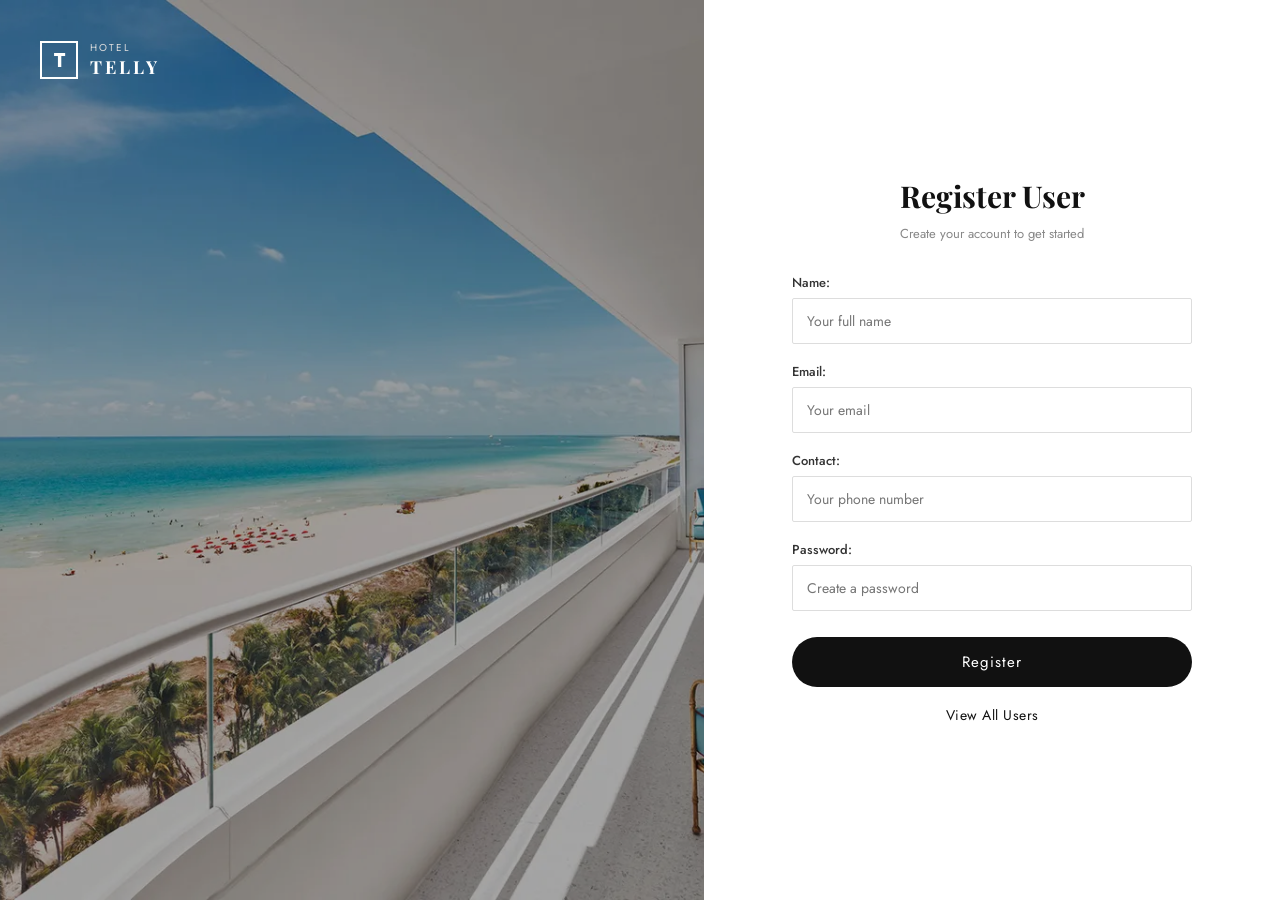
<file: index.html>
<!DOCTYPE html>
<html lang="en">
<head>
  <meta charset="UTF-8" />
  <meta name="viewport" content="width=device-width, initial-scale=1.0"/>
  <title>Register - Hotel Telly</title>
  <link rel="icon" href="assests/t.images.png" />  
  <link rel="stylesheet" href="index.css" />
  <link href="https://fonts.googleapis.com/css2?family=Playfair+Display:wght@400;700&family=Jost:wght@300;400;500&display=swap" rel="stylesheet"/>
</head>

<body>

  <div class="register-page">

    <!-- LEFT SIDE -->
    <div class="register-left">
      <div class="register-left-overlay"></div>

      <a href="hotel.html" class="register-brand">
        <span class="logo-box">T</span>
        <div class="logo-text">
          <small>HOTEL</small>
          <strong>TELLY</strong>
        </div>
      </a>

    </div>

    <!-- RIGHT SIDE -->
    <div class="register-right">
      <div class="register-box">

        <h2>Register User</h2>
        <p class="subtitle">Create your account to get started</p>

  
        <form action="hotel.html" method="get">

          <div class="reg-group">
            <label>Name:</label>
            <input type="text" name="name" placeholder="Your full name" required />
          </div>

          <div class="reg-group">
            <label>Email:</label>
            <input type="email" name="email" placeholder="Your email" required />
          </div>

          <div class="reg-group">
            <label>Contact:</label>
            <input type="text" name="contact" placeholder="Your phone number" required />
          </div>

          <div class="reg-group">
            <label>Password:</label>
            <input type="password" name="password" placeholder="Create a password" required />
          </div>

          <button type="submit" class="btn-register">Register</button>

        </form>
      

        <a href="users.html" class="view-users-link">View All Users</a>

      </div>
    </div>

  </div>

</body>
</html>
</file>
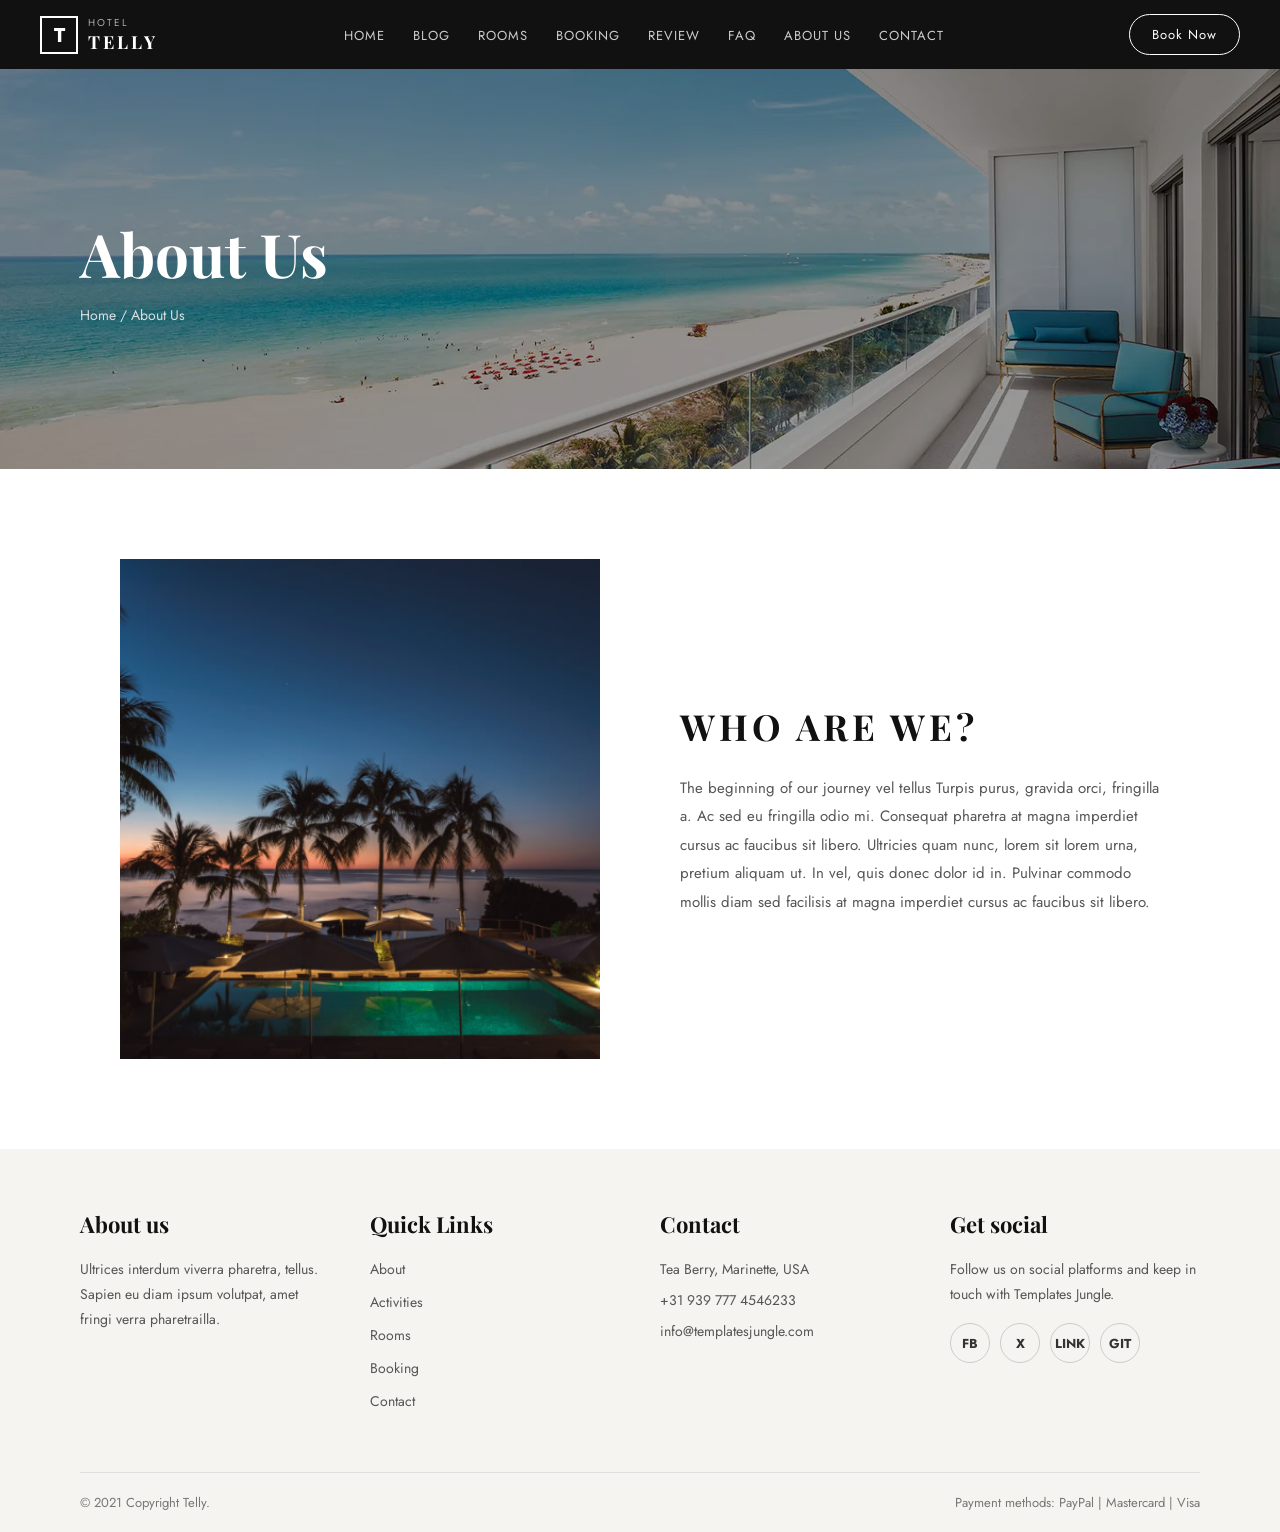
<file: about.html>
<!DOCTYPE html>
<html lang="en">
<head>
  <meta charset="UTF-8" />
  <meta name="viewport" content="width=device-width, initial-scale=1.0"/>
  <link rel="icon" href="assests/t.images.png" />
  <title>About Us - Hotel Telly</title>
  <link rel="stylesheet" href="style.css" />
  <link rel="stylesheet" href="about.css" />
  <link href="https://fonts.googleapis.com/css2?family=Playfair+Display:wght@400;700&family=Jost:wght@300;400;500&display=swap" rel="stylesheet"/>
</head>
<body>

  <!-- NAVBAR -->
  <nav class="navbar">
    <div class="logo">
      <span class="logo-box">T</span>
      <div class="logo-text">
        <small>HOTEL</small>
        <strong>TELLY</strong>
      </div>
    </div>
  <ul class="nav-links">
      <li><a href="hotel.html">HOME</a></li>
      <li><a href="blog.html"> BLOG </a></li>
      <li><a href="room.html">ROOMS</a></li>
      <li><a href="booking.html">BOOKING</a></li>
      <li><a href="review.html"> REVIEW </a>  </li>
      <li><a href="faq.html">  FAQ  </a> </li>
      <li><a href="about.html">ABOUT US</a></li>
      <li><a href="contact.html">CONTACT</a></li>
    </ul>
    <a href="booking.html" class="btn-book">Book Now</a>
  </nav>

   <!-- ABOUT HERO -->
  <section class="about-hero">
    <div class="about-hero-overlay"></div>
    <div class="about-hero-content">
      <h1>About Us</h1>
      <p class="breadcrumb">
        <a href="hotel.html">Home</a> / About Us
      </p>
    </div>
  </section>

  <!-- WHO ARE WE SECTION -->
  <section class="who-section">

    <!-- LEFT IMAGE -->
    <div class="who-image">
      
    <img src="assests/about2.png" alt="Who Are We" />
    </div>

    <!-- RIGHT TEXT -->
    <div class="who-content">
      <h2>WHO ARE WE?</h2>
      <p>
        The beginning of our journey vel tellus Turpis purus, gravida orci, fringilla a.
        Ac sed eu fringilla odio mi. Consequat pharetra at magna imperdiet cursus ac faucibus
        sit libero. Ultricies quam nunc, lorem sit lorem urna, pretium aliquam ut. In vel,
        quis donec dolor id in. Pulvinar commodo mollis diam sed facilisis at magna imperdiet
        cursus ac faucibus sit libero.
      </p>
    </div>

  </section>



  <footer class="footer">
    <div class="footer-grid">
      <div class="footer-col">
        <h3>About us</h3>
        <p>Ultrices interdum viverra pharetra, tellus. Sapien eu diam ipsum volutpat, amet fringi verra pharetrailla.</p>
      </div>
      <div class="footer-col">
        <h3>Quick Links</h3>
        <ul>
          <li><a href="about.html">About</a></li>
          <li><a href="services.html">Activities</a></li>
          <li><a href="room.html">Rooms</a></li>
          <li><a href="booking.html">Booking</a></li>
          <li><a href="#">Contact</a></li>
        </ul>
      </div>

      <div class="footer-col">
        <h3>Contact</h3>
        <p>Tea Berry, Marinette, USA</p>
        <p>+31 939 777 4546233</p>
        <p>info@templatesjungle.com</p>
      </div>
      <div class="footer-col">
        
        <h3>Get social</h3>
        <p>Follow us on social platforms and keep in touch with Templates Jungle.</p>
        <div class="social-icons">
               <a href="https://www.facebook.com/parviz.hakimi1"> FB </a> 
          <a href="https://x.com/parvizhakimi?s=11"> X </a>
          <a href="https://pk.linkedin.com/in/parviz-hakimi-487587390"> LINK </a> 
          <a href="https://github.com/parvizhakimi"> GIT </a>
        </div>
      </div>
    </div>
    <div class="footer-bottom">
      <p>© 2021 Copyright Telly.</p>
      <p>Payment methods: PayPal | Mastercard | Visa</p>
    
    </div>
  </footer>

</body>
</html>
</file>
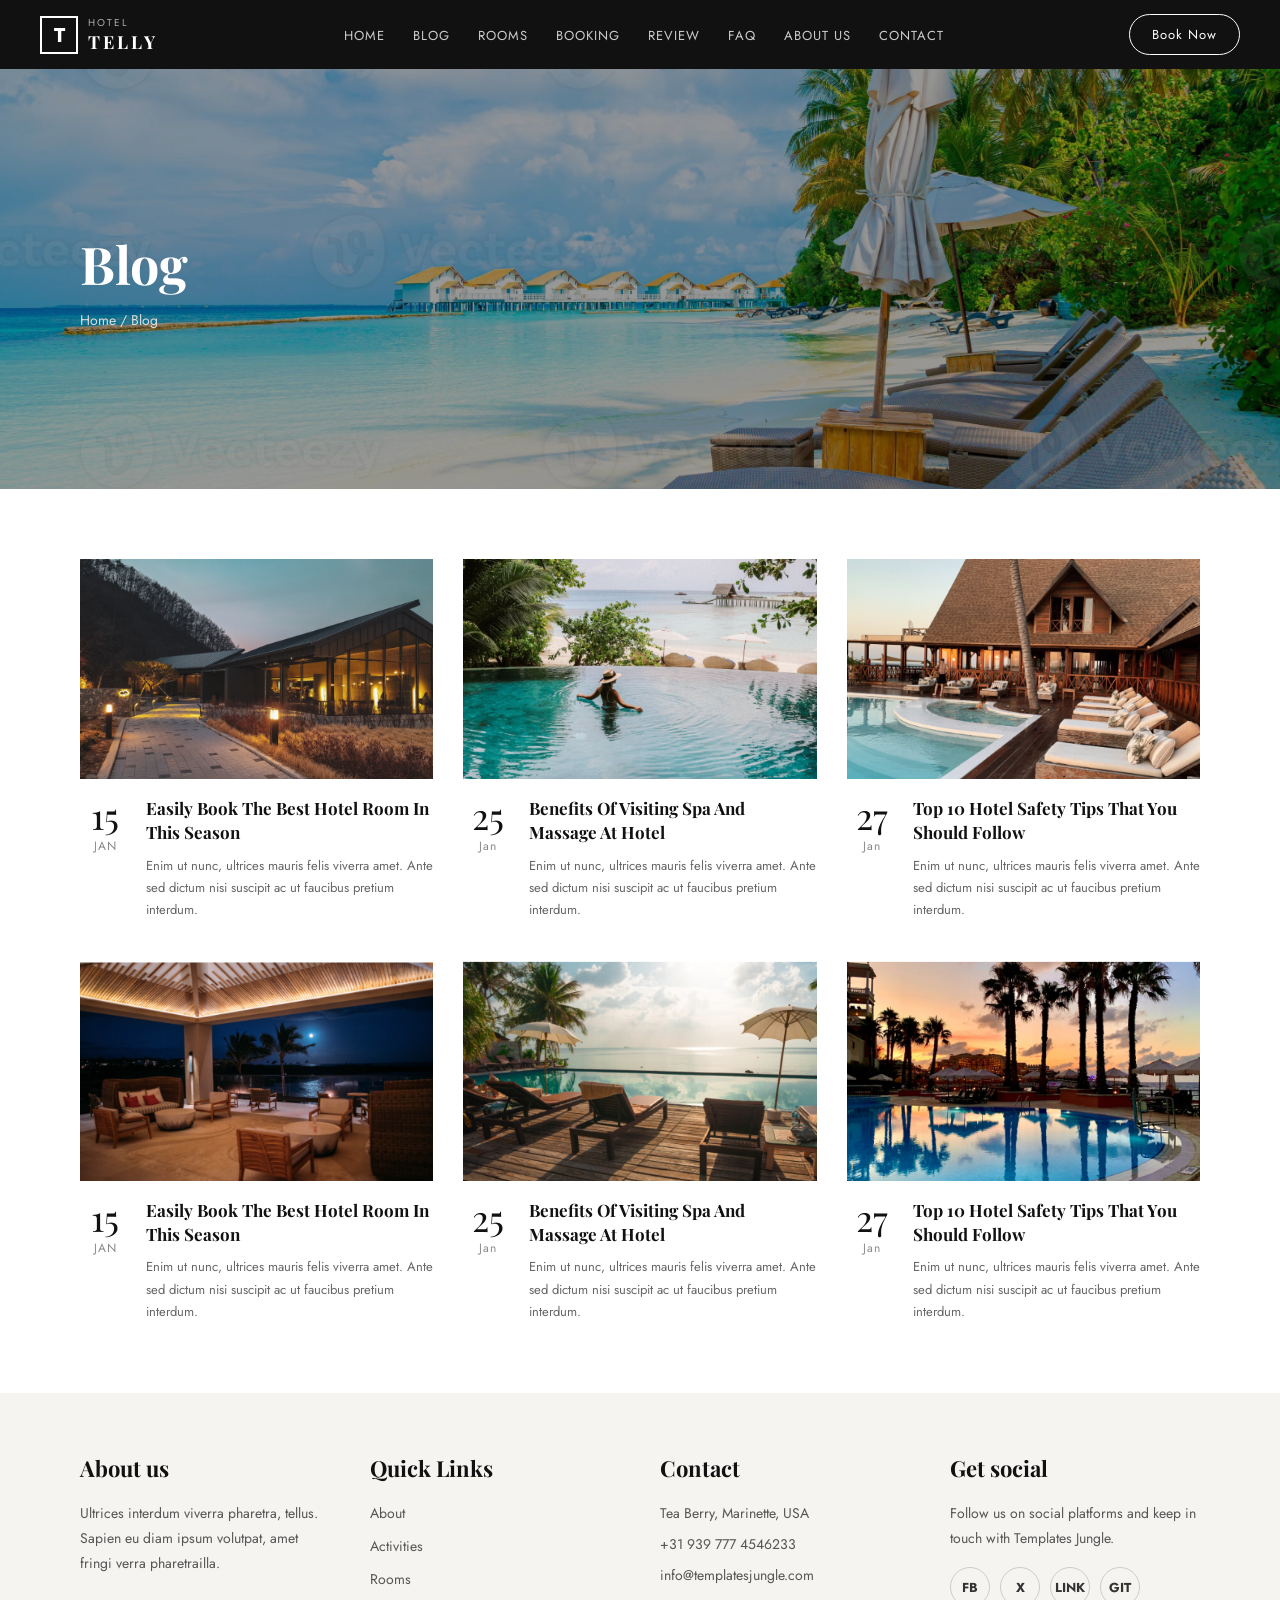
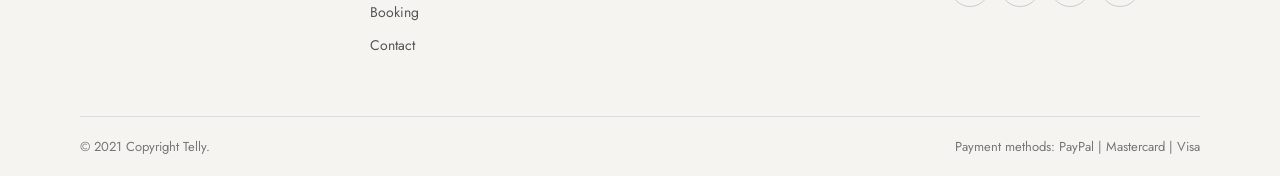
<file: blog.html>
<!DOCTYPE html>
<html lang="en">
<head>
  <meta charset="UTF-8" />
  <meta name="viewport" content="width=device-width, initial-scale=1.0"/>
  <link rel="icon" href="assests/t.images.png" />
  <title>Blog - Hotel Telly</title>
  <link rel="stylesheet" href="style.css" />
  <link rel="stylesheet" href="blog.css" />
  <link href="https://fonts.googleapis.com/css2?family=Playfair+Display:wght@400;700&family=Jost:wght@300;400;500&display=swap" rel="stylesheet"/>
</head>
<body>


  <nav class="navbar">
    <div class="logo">
      <span class="logo-box">T</span>
      <div class="logo-text">
        <small>HOTEL</small>
        <strong>TELLY</strong>
      </div>
    </div>
    <ul class="nav-links">
      <li><a href="hotel.html">HOME</a></li>
      <li><a href="blog.html"> BLOG </a></li>
      <li><a href="room.html">ROOMS</a></li>
      <li><a href="booking.html">BOOKING</a></li>
      <li><a href="review.html"> REVIEW </a>  </li>
      <li><a href="faq.html">  FAQ  </a> </li>
      <li><a href="about.html">ABOUT US</a></li>
       <li><a href="contact.html">CONTACT</a></li>
    </ul>
    <a href="booking.html" class="btn-book">Book Now</a>
  </nav>

  <!-- BLOG HERO -->
  <section class="blog-hero">

    <div class="blog-hero-overlay"></div>
    <div class="blog-hero-content">
      <h1>Blog</h1>
      <p class="breadcrumb">
        <a href="hotel.html">Home</a> / Blog
      </p>
    </div>
  </section>

  <!-- BLOG POSTS GRID -->
  <section class="blog-section">
    <div class="blog-grid">

      <!-- BLOG CARD 1 -->
      <div class="blog-card">
       
        <img src="assests/blog4.png" alt="Blog Post 1" />
        <div class="blog-card-info">
          <div class="blog-date">
            <span class="day">15</span>
            <span class="month">JAN</span>
          </div>
          <div class="blog-text">
            <h3>Easily Book The Best Hotel Room In This Season</h3>
            <p>Enim ut nunc, ultrices mauris felis viverra amet. Ante sed dictum nisi suscipit ac ut faucibus pretium interdum.</p>
          </div>
        </div>
      </div>

      <!-- BLOG CARD 2 -->
      <div class="blog-card">
        
        <img src="assests/blog2.png" alt="Blog Post 2" />
        <div class="blog-card-info">
          <div class="blog-date">
            <span class="day">25</span>
            <span class="month">Jan</span>
          </div>
          <div class="blog-text">
            <h3>Benefits Of Visiting Spa And Massage At Hotel</h3>
            <p>Enim ut nunc, ultrices mauris felis viverra amet. Ante sed dictum nisi suscipit ac ut faucibus pretium interdum.</p>
          </div>
        </div>
      </div>

      <!-- BLOG CARD 3 -->
      <div class="blog-card">
        
        <img src="assests/blog3.png" alt="Blog Post 3" />
        <div class="blog-card-info">
          <div class="blog-date">
            <span class="day">27</span>
            <span class="month">Jan</span>
          </div>
          <div class="blog-text">
            <h3>Top 10 Hotel Safety Tips That You Should Follow</h3>
            <p>Enim ut nunc, ultrices mauris felis viverra amet. Ante sed dictum nisi suscipit ac ut faucibus pretium interdum.</p>
          </div>
        </div>
      </div>

      <!-- BLOG CARD 4 -->
      <div class="blog-card">
        
        <img src="assests/blog5.png" alt="Blog Post 4" />
        <div class="blog-card-info">
          <div class="blog-date">
            <span class="day">15</span>
            <span class="month">JAN</span>
          </div>
          <div class="blog-text">
            <h3>Easily Book The Best Hotel Room In This Season</h3>
            <p>Enim ut nunc, ultrices mauris felis viverra amet. Ante sed dictum nisi suscipit ac ut faucibus pretium interdum.</p>
          </div>
        </div>
      </div>

      <!-- BLOG CARD 5 -->
      <div class="blog-card">
     
        <img src="assests/blog6.png" alt="Blog Post 5" />
        <div class="blog-card-info">
          <div class="blog-date">
            <span class="day">25</span>
            <span class="month">Jan</span>
          </div>
          <div class="blog-text">
            <h3>Benefits Of Visiting Spa And Massage At Hotel</h3>
            <p>Enim ut nunc, ultrices mauris felis viverra amet. Ante sed dictum nisi suscipit ac ut faucibus pretium interdum.</p>
          </div>
        </div>
      </div>

      <!-- BLOG CARD 6 -->
      <div class="blog-card">
        
        <img src="assests/blog7.png" alt="Blog Post 6" />
        <div class="blog-card-info">
          <div class="blog-date">
            <span class="day">27</span>
            <span class="month">Jan</span>
          </div>
          <div class="blog-text">
            <h3>Top 10 Hotel Safety Tips That You Should Follow</h3>
            <p>Enim ut nunc, ultrices mauris felis viverra amet. Ante sed dictum nisi suscipit ac ut faucibus pretium interdum.</p>
          </div>
        </div>
      </div>

    </div>
  </section>



  <!-- FOOTER -->
  <footer class="footer">
    <div class="footer-grid">
      <div class="footer-col">
        <h3>About us</h3>
        <p>Ultrices interdum viverra pharetra, tellus. Sapien eu diam ipsum volutpat, amet fringi verra pharetrailla.</p>
      </div>
      <div class="footer-col">
        <h3>Quick Links</h3>
        <ul>
          <li><a href="about.html">About</a></li>
          <li><a href="services.html">Activities</a></li>
          <li><a href="room.html">Rooms</a></li>
          <li><a href="booking.html">Booking</a></li>
          <li><a href="#">Contact</a></li>
        </ul>
      </div>
      <div class="footer-col">
        <h3>Contact</h3>
        <p>Tea Berry, Marinette, USA</p>
        <p>+31 939 777 4546233</p>
        <p>info@templatesjungle.com</p>
      </div>
      <div class="footer-col">
        <h3>Get social</h3>
        <p>Follow us on social platforms and keep in touch with Templates Jungle.</p>
        <div class="social-icons">
                  <a href="https://www.facebook.com/parviz.hakimi1"> FB </a> 
          <a href="https://x.com/parvizhakimi?s=11"> X </a>
          <a href="https://pk.linkedin.com/in/parviz-hakimi-487587390"> LINK </a> 
          <a href="https://github.com/parvizhakimi"> GIT </a>
        </div>
      </div>
    </div>
    <div class="footer-bottom">
      <p>© 2021 Copyright Telly.</p>
      <p>Payment methods: PayPal | Mastercard | Visa</p>

    </div>
  </footer>

</body>
</html>
</file>
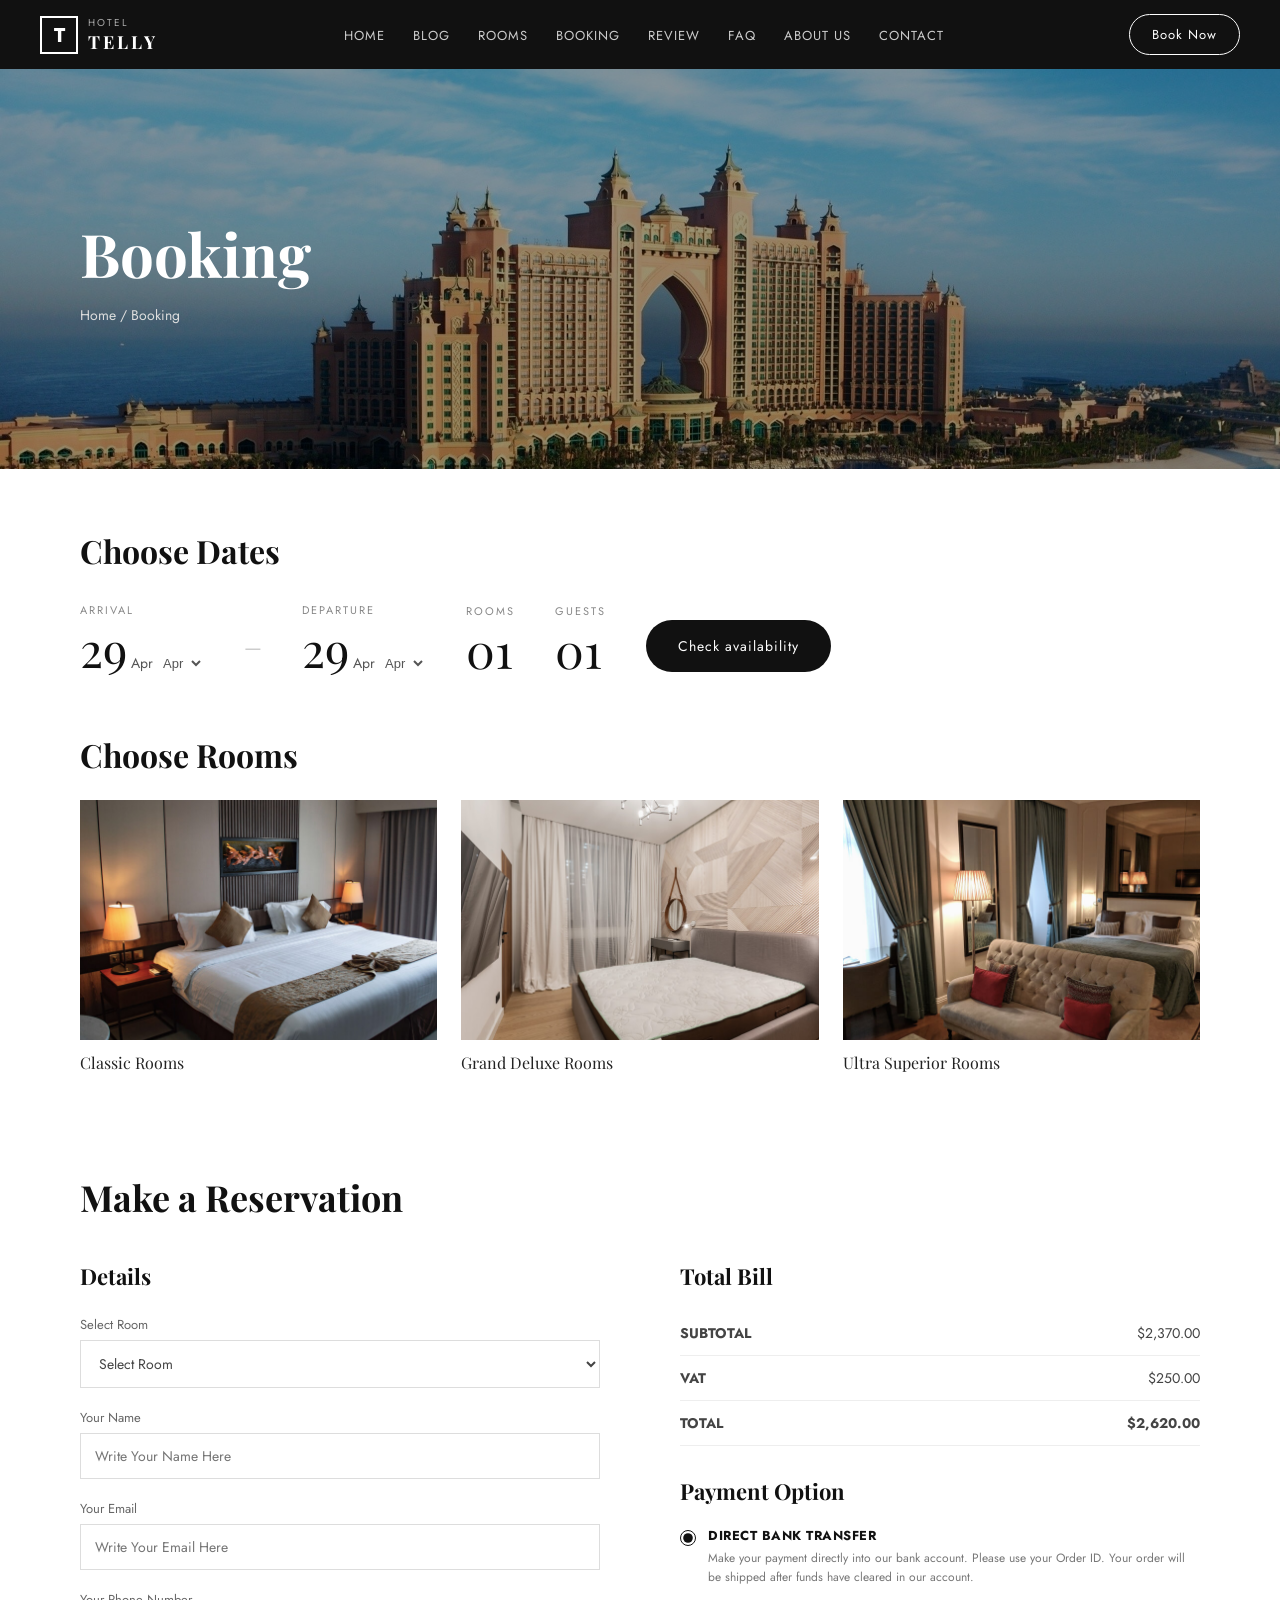
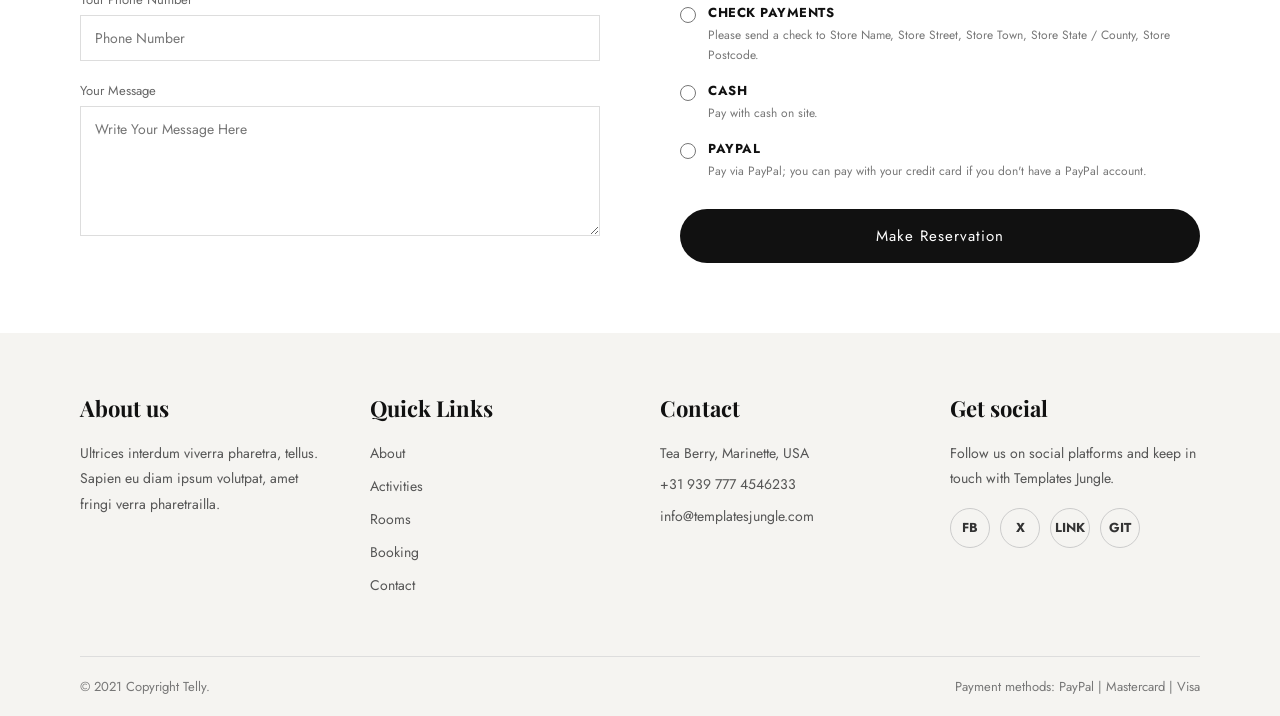
<file: booking.html>
<!DOCTYPE html>
<html lang="en">
<head>
  <meta charset="UTF-8" />
  <meta name="viewport" content="width=device-width, initial-scale=1.0"/>
  <link rel="icon" href="assests/t.images.png" />
  <title>Booking - Hotel Telly</title>
  <link rel="stylesheet" href="style.css" />
  <link rel="stylesheet" href="booking.css" />
  <link href="https://fonts.googleapis.com/css2?family=Playfair+Display:wght@400;700&family=Jost:wght@300;400;500&display=swap" rel="stylesheet"/>
</head>
<body>

  <!-- NAVBAR -->
  <nav class="navbar">
    <div class="logo">
      <span class="logo-box">T</span>
      <div class="logo-text">
        <small>HOTEL</small>
        <strong>TELLY</strong>
      </div>
    </div>
    <ul class="nav-links">
      <li><a href="hotel.html">HOME</a></li>
      <li><a href="blog.html"> BLOG </a></li>
      <li><a href="room.html">ROOMS</a></li>
      <li><a href="booking.html">BOOKING</a></li>
      <li><a href="review.html"> REVIEW </a>  </li>
      <li><a href="faq.html">  FAQ  </a> </li>
      <li><a href="about.html">ABOUT US</a></li>
   <li><a href="contact.html">CONTACT</a></li>
    </ul>
    <a href="booking.html" class="btn-book">Book Now</a>
  </nav>

  <!-- BOOKING HERO -->
  <section class="booking-hero">
    
    <div class="booking-hero-overlay"></div>
    <div class="booking-hero-content">
      <h1>Booking</h1>
      <p class="breadcrumb">
        <a href="hotel.html">Home</a> / Booking
      </p>
    </div>
  </section>

  <!-- CHOOSE DATES -->
  <section class="choose-dates">
    <h2>Choose Dates</h2>
    <div class="dates-bar">

      <div class="date-item">
        <label>ARRIVAL</label>
        <div class="date-display">
          <span class="date-num">29</span>
          <span class="date-month">Apr</span>
          <select>
            <option>Apr</option>
            <option>May</option>
            <option>Jun</option>
            <option>Jul</option>
          </select>
        </div>
      </div>

      <div class="date-divider">—</div>

      <div class="date-item">
        <label>DEPARTURE</label>
        <div class="date-display">
          <span class="date-num">29</span>
          <span class="date-month">Apr</span>
          <select>
            <option>Apr</option>
            <option>May</option>
            <option>Jun</option>
            <option>Jul</option>
          </select>
        </div>
      </div>

      <div class="date-item">
        <label>ROOMS</label>
        <div class="date-display">
          <span class="date-num">01</span>
        </div>
      </div>

      <div class="date-item">
        <label>GUESTS</label>
        <div class="date-display">
          <span class="date-num">01</span>
        </div>
      </div>

      <button class="btn-check">Check availability</button>

    </div>
  </section>

  <!-- CHOOSE ROOMS -->
  <section class="choose-rooms">
    <h2>Choose Rooms</h2>
    <div class="choose-rooms-grid">

      <div class="choose-room-card">
        
        <img src="assests/room1.jpeg" alt="Classic Rooms" />
        <p>Classic Rooms</p>
      </div>

      <div class="choose-room-card">
        
        <img src="assests/room2.jpeg" alt="Grand Deluxe Rooms" />
        <p>Grand Deluxe Rooms</p>
      </div>

      <div class="choose-room-card">
        
        <img src="assests/room3.jpeg" alt="Ultra Superior Rooms" />
        <p>Ultra Superior Rooms</p>
      </div>

    </div>
  </section>

  <!-- MAKE A RESERVATION -->
  <section class="reservation-section">
    <h2>Make a Reservation</h2>

    <div class="reservation-layout">

      <!-- LEFT DETAILS FORM -->
      <div class="reservation-form">
        <h3>Details</h3>

        <div class="form-group">
          <label>Select Room</label>
          <select>
            <option>Select Room</option>
            <option>Classic Rooms</option>
            <option>Grand Deluxe Rooms</option>
            <option>Ultra Superior Rooms</option>
          </select>
        </div>


        <div class="form-group">
          <label>Your Name</label>
          <input type="text" placeholder="Write Your Name Here" />
        </div>

        <div class="form-group">
          <label>Your Email</label>
          <input type="email" placeholder="Write Your Email Here" />
        </div>

        <div class="form-group">
          <label>Your Phone Number</label>
          <input type="tel" placeholder="Phone Number" />
        </div>

        <div class="form-group">
          <label>Your Message</label>
          <textarea placeholder="Write Your Message Here"></textarea>
        </div>

      </div>

      <!-- RIGHT: TOTAL BILL + PAYMENT -->
      <div class="reservation-bill">
        <h3>Total Bill</h3>

        <table class="bill-table">
          <tr>
            <td><strong>SUBTOTAL</strong></td>
            <td>$2,370.00</td>
          </tr>
          <tr>
            <td><strong>VAT</strong></td>
            <td>$250.00</td>
          </tr>
          <tr class="bill-total">
            <td><strong>TOTAL</strong></td>
            <td>$2,620.00</td>
          </tr>
        </table>

        <h3 class="payment-title">Payment Option</h3>

        <div class="payment-options">

          <label class="payment-option">
            <input type="radio" name="payment" checked />
            <div>
              <strong>DIRECT BANK TRANSFER</strong>
              <p>Make your payment directly into our bank account. Please use your Order ID. Your order will be shipped after funds have cleared in our account.</p>
            </div>
          </label>

          <label class="payment-option">
            <input type="radio" name="payment" />
            <div>
              <strong>CHECK PAYMENTS</strong>
              <p>Please send a check to Store Name, Store Street, Store Town, Store State / County, Store Postcode.</p>
            </div>
          </label>

          <label class="payment-option">
            <input type="radio" name="payment" />
            <div>
              <strong>CASH</strong>
              <p>Pay with cash on site.</p>
            </div>
          </label>

          <label class="payment-option">
            <input type="radio" name="payment" />
            <div>
              <strong>PAYPAL</strong>
              <p>Pay via PayPal; you can pay with your credit card if you don't have a PayPal account.</p>
            </div>
          </label>

        </div>

        <button class="btn-reserve">Make Reservation</button>

      </div>
    </div>
  </section>



  <!-- FOOTER -->
  <footer class="footer">
    <div class="footer-grid">
      <div class="footer-col">
        <h3>About us</h3>
        <p>Ultrices interdum viverra pharetra, tellus. Sapien eu diam ipsum volutpat, amet fringi verra pharetrailla.</p>
      </div>
      <div class="footer-col">
        <h3>Quick Links</h3>
        <ul>
          <li><a href="about.html">About</a></li>
          <li><a href="services.html">Activities</a></li>
          <li><a href="room.html">Rooms</a></li>
          <li><a href="booking.html">Booking</a></li>
          <li><a href="#">Contact</a></li>
        </ul>
      </div>
      <div class="footer-col">
        <h3>Contact</h3>
        <p>Tea Berry, Marinette, USA</p>
        <p>+31 939 777 4546233</p>
        <p>info@templatesjungle.com</p>
      </div>
      <div class="footer-col">
        <h3>Get social</h3>
        <p>Follow us on social platforms and keep in touch with Templates Jungle.</p>
        <div class="social-icons">
                  <a href="https://www.facebook.com/parviz.hakimi1"> FB </a> 
          <a href="https://x.com/parvizhakimi?s=11"> X </a>
          <a href="https://pk.linkedin.com/in/parviz-hakimi-487587390"> LINK </a> 
          <a href="https://github.com/parvizhakimi"> GIT </a>
        </div>
      </div>
    </div>
    <div class="footer-bottom">
      <p>© 2021 Copyright Telly.</p>
      <p>Payment methods: PayPal | Mastercard | Visa</p>
    
    </div>
  </footer>

</body>
</html>
</file>
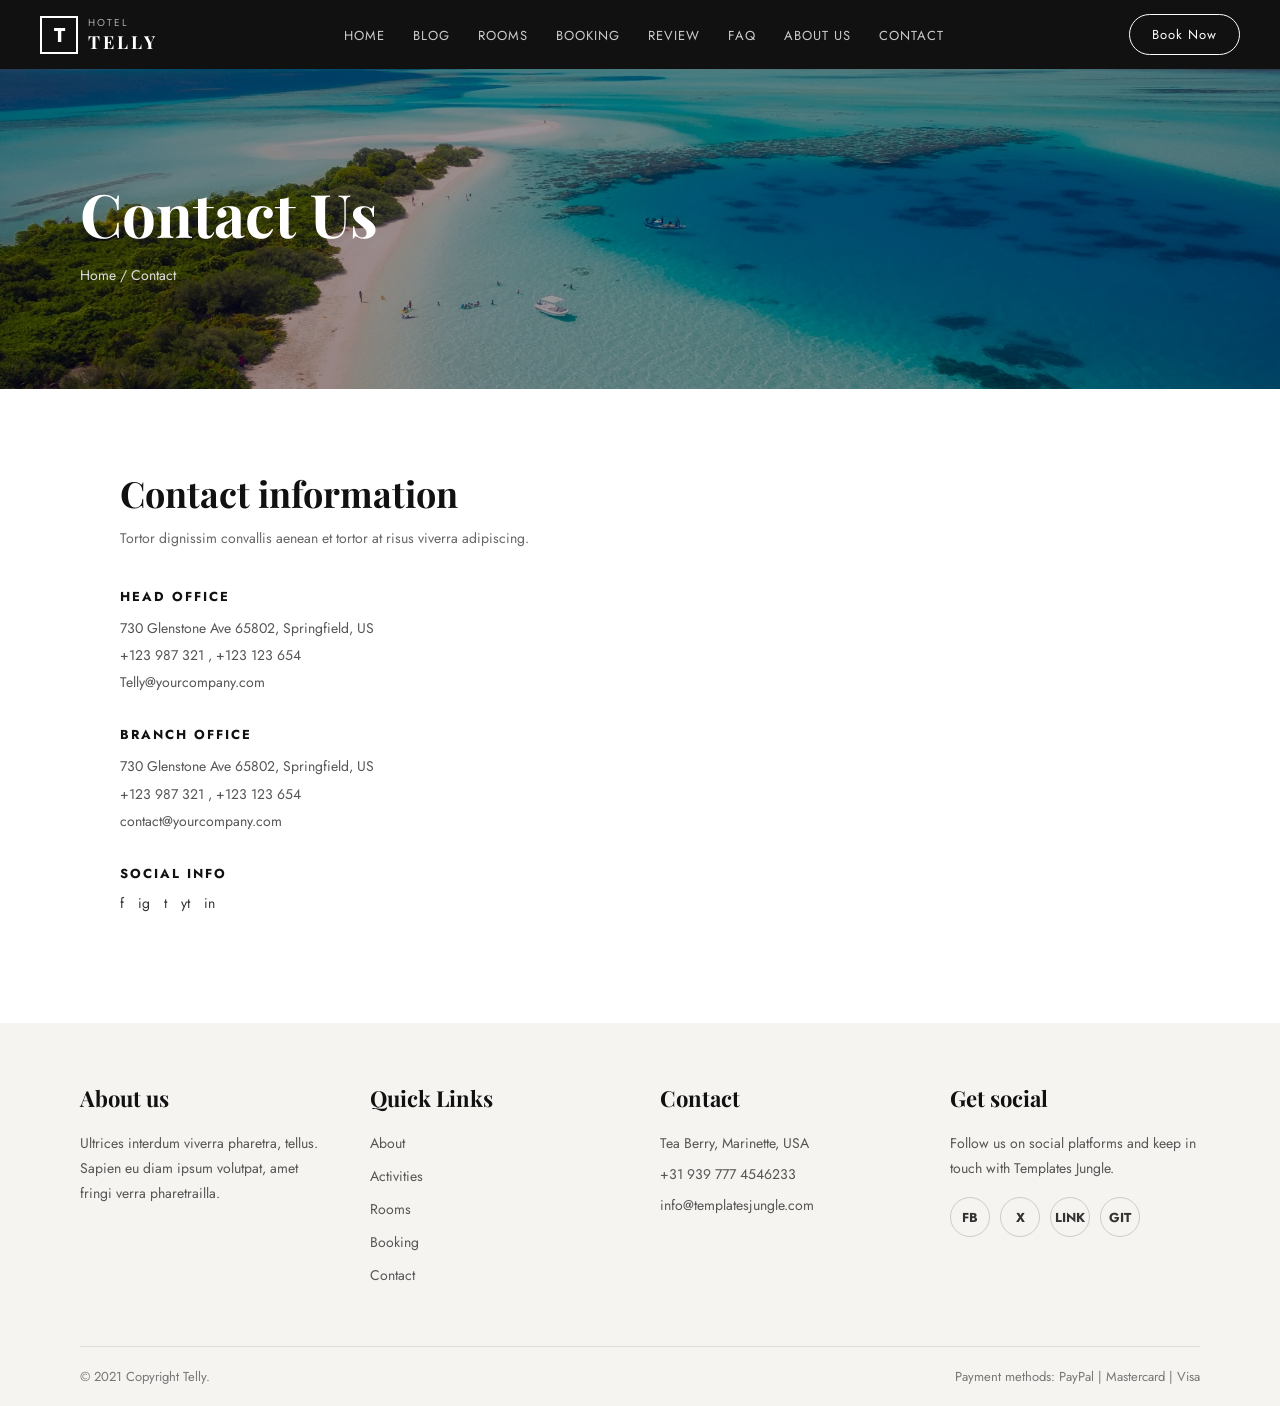
<file: contact.html>
<!DOCTYPE html>
<html lang="en">
<head>
  <meta charset="UTF-8" />
  <meta name="viewport" content="width=device-width, initial-scale=1.0"/>
  <link rel="icon" href="assests/t.images.png" />
  <title>Contact Us - Hotel Telly</title>
  <link rel="stylesheet" href="style.css" />
  <link rel="stylesheet" href="contact.css" />
  <link href="https://fonts.googleapis.com/css2?family=Playfair+Display:wght@400;700&family=Jost:wght@300;400;500&display=swap" rel="stylesheet"/>
</head>
<body>

  <!-- NAVBAR -->
  <nav class="navbar">
    <div class="logo">
      <span class="logo-box">T</span>
      <div class="logo-text">
        <small>HOTEL</small>
        <strong>TELLY</strong>
      </div>
    </div>
    <ul class="nav-links">
     <li><a href="hotel.html">HOME</a></li>
      <li><a href="blog.html"> BLOG </a></li>
      <li><a href="room.html">ROOMS</a></li>
      <li><a href="booking.html">BOOKING</a></li>
      <li><a href="review.html"> REVIEW </a>  </li>
      <li><a href="faq.html">  FAQ  </a> </li>
      <li><a href="about.html">ABOUT US</a></li>
   <li><a href="contact.html">CONTACT</a></li>
    </ul>
    <a href="booking.html" class="btn-book">Book Now</a>
  </nav>

  <!-- CONTACT HERO -->
  <section class="contact-hero">
    
    <div class="contact-hero-overlay"></div>
    <div class="contact-hero-content">
      <h1>Contact Us</h1>
      <p class="breadcrumb">
        <a href="hotel.html">Home</a> / Contact
      </p>
    </div>
  </section>

  <!-- CONTACT MAIN SECTION -->
  <section class="contact-main">

    <!-- LEFT: CONTACT INFORMATION -->
    <div class="contact-info">
      <h2>Contact information</h2>
      <p class="contact-intro">
        Tortor dignissim convallis aenean et tortor at risus viverra adipiscing.
      </p>

      <div class="contact-block">
        <h4>HEAD OFFICE</h4>
        <p>730 Glenstone Ave 65802, Springfield, US</p>
        <p>+123 987 321 , +123 123 654</p>
        <p>Telly@yourcompany.com</p>
      </div>

      <div class="contact-block">
        <h4>BRANCH OFFICE</h4>
        <p>730 Glenstone Ave 65802, Springfield, US</p>
        <p>+123 987 321 , +123 123 654</p>
        <p>contact@yourcompany.com</p>
      </div>

      <div class="contact-block">
        <h4>SOCIAL INFO</h4>
        <div class="contact-socials">
          <a href="#">f</a>
          <a href="#">ig</a>
          <a href="#">t</a>
          <a href="#">yt</a>
          <a href="#">in</a>
        </div>
      </div>
    </div>

   


  </section>
  

  <!-- FOOTER -->
  <footer class="footer">
    <div class="footer-grid">
      <div class="footer-col">
        <h3>About us</h3>
        <p>Ultrices interdum viverra pharetra, tellus. Sapien eu diam ipsum volutpat, amet fringi verra pharetrailla.</p>
      </div>
      <div class="footer-col">
        <h3>Quick Links</h3>
        <ul>
          <li><a href="about.html">About</a></li>
          <li><a href="services.html">Activities</a></li>
          <li><a href="room.html">Rooms</a></li>
          <li><a href="booking.html">Booking</a></li>
          <li><a href="contact.html">Contact</a></li>
        </ul>
      </div>
      <div class="footer-col">
        <h3>Contact</h3>
        <p>Tea Berry, Marinette, USA</p>
        <p>+31 939 777 4546233</p>
        <p>info@templatesjungle.com</p>
      </div>
      <div class="footer-col">
        <h3>Get social</h3>
        <p>Follow us on social platforms and keep in touch with Templates Jungle.</p>
        <div class="social-icons">
                 <a href="https://www.facebook.com/parviz.hakimi1"> FB </a> 
          <a href="https://x.com/parvizhakimi?s=11"> X </a>
          <a href="https://pk.linkedin.com/in/parviz-hakimi-487587390"> LINK </a> 
          <a href="https://github.com/parvizhakimi"> GIT </a>
        </div>
      </div>
    </div>
    <div class="footer-bottom">
      <p>© 2021 Copyright Telly.</p>
      <p>Payment methods: PayPal | Mastercard | Visa</p>
      
    </div>
  </footer>

</body>
</html>
</file>
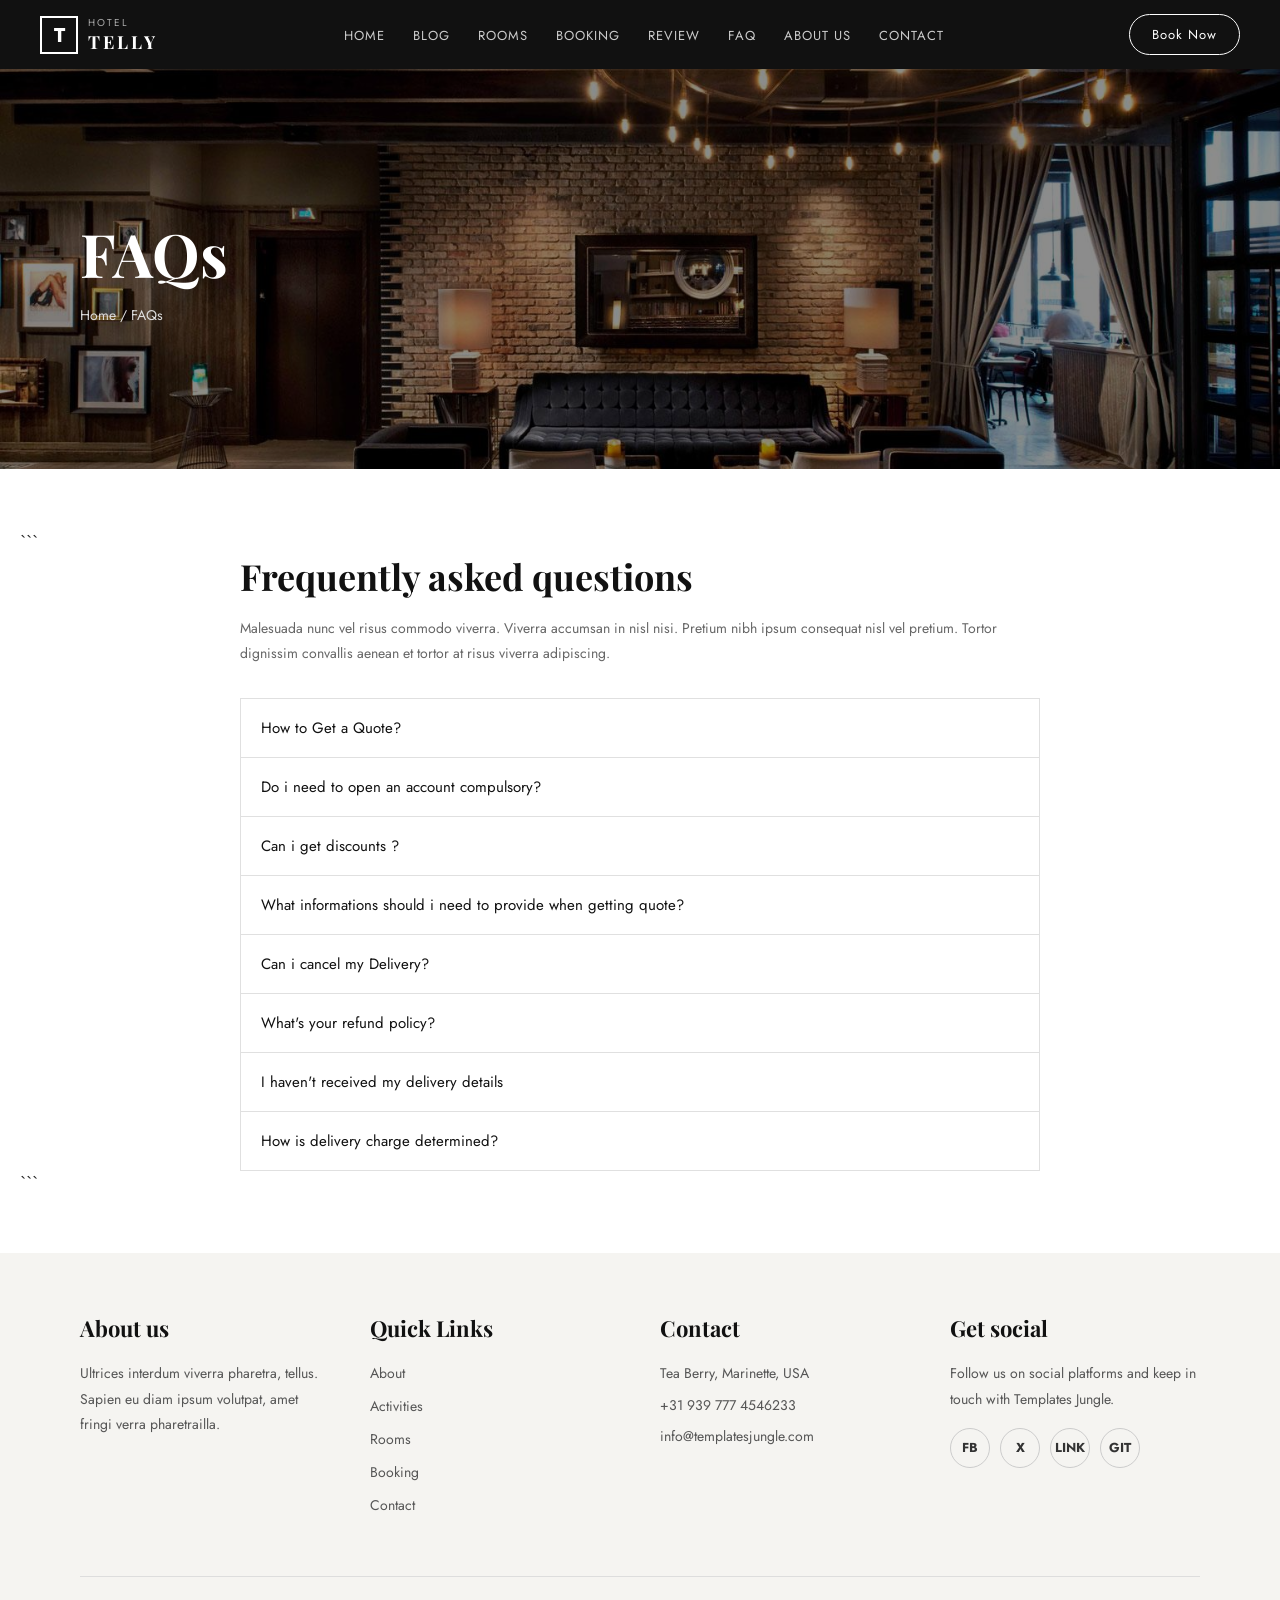
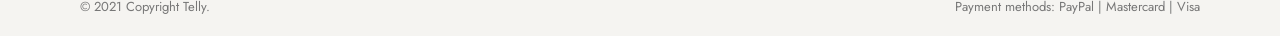
<file: faq.html>
<!DOCTYPE html>

<html lang="en">
<head>
  <meta charset="UTF-8" />
  <meta name="viewport" content="width=device-width, initial-scale=1.0"/>
  <link rel="icon" href="assests/t.images.png" />
  <title>FAQs - Hotel Telly</title>
  <link rel="stylesheet" href="style.css" />
  <link rel="stylesheet" href="faq.css" />
  <link href="https://fonts.googleapis.com/css2?family=Playfair+Display:wght@400;700&family=Jost:wght@300;400;500&display=swap" rel="stylesheet"/>
</head>
<body>

  <!-- NAVBAR -->

  <nav class="navbar">
    <div class="logo">
      <span class="logo-box">T</span>
      <div class="logo-text">
        <small>HOTEL</small>
        <strong>TELLY</strong>
      </div>
    </div>
   <ul class="nav-links">
      <li><a href="hotel.html">HOME</a></li>
      <li><a href="blog.html"> BLOG </a></li>
      <li><a href="room.html">ROOMS</a></li>
      <li><a href="booking.html">BOOKING</a></li>
      <li><a href="review.html"> REVIEW </a></li>
      <li><a href="faq.html"> FAQ </a></li>
      <li><a href="about.html">ABOUT US</a></li>
      <li><a href="contact.html">CONTACT</a></li>
    </ul>
    <a href="booking.html" class="btn-book">Book Now</a>
  </nav>

  <!-- FAQ HERO -->

  <section class="faq-hero">
    <div class="faq-hero-overlay"></div>
    <div class="faq-hero-content">
      <h1>FAQs</h1>
      <p class="breadcrumb">
        <a href="hotel.html">Home</a> / FAQs
      </p>
    </div>
  </section>

  <!-- FAQ MAIN SECTION -->

  <section class="faq-section" style="display: block; padding: 60px 20px;">

```
<!-- FAQ LIST CENTERED -->
<div class="faq-left" style="max-width: 800px; margin: 0 auto; width: 100%; float: none;">
  <h2>Frequently asked questions</h2>
  <p class="faq-intro">
    Malesuada nunc vel risus commodo viverra. Viverra accumsan in nisl nisi.
    Pretium nibh ipsum consequat nisl vel pretium. Tortor dignissim convallis
    aenean et tortor at risus viverra adipiscing.
  </p>

  <!-- FAQ ITEMS  -->
  <div class="faq-list">

    <div class="faq-item">
      <div class="faq-question">
        <span>How to Get a Quote?</span>
      </div>
    </div>

    <div class="faq-item">
      <div class="faq-question">
        <span>Do i need to open an account compulsory?</span>
      </div>
    </div>

    <div class="faq-item">
      <div class="faq-question">
        <span>Can i get discounts ?</span>
      </div>
    </div>

    <div class="faq-item">
      <div class="faq-question">
        <span>What informations should i need to provide when getting quote?</span>
      </div>
    </div>

    <div class="faq-item">
      <div class="faq-question">
        <span>Can i cancel my Delivery?</span>
      </div>
    </div>

    <div class="faq-item">
      <div class="faq-question">
        <span>What's your refund policy?</span>
      </div>
    </div>

    <div class="faq-item">
      <div class="faq-question">
        <span>I haven't received my delivery details</span>
      </div>
    </div>

    <div class="faq-item">
      <div class="faq-question">
        <span>How is delivery charge determined?</span>
      </div>
    </div>

  </div>
</div>
```

  </section>


  <!-- FOOTER -->

  <footer class="footer">
    <div class="footer-grid">
      <div class="footer-col">
        <h3>About us</h3>
        <p>Ultrices interdum viverra pharetra, tellus. Sapien eu diam ipsum volutpat, amet fringi verra pharetrailla.</p>
      </div>
      <div class="footer-col">
        <h3>Quick Links</h3>
        <ul>
          <li><a href="about.html">About</a></li>
          <li><a href="services.html">Activities</a></li>
          <li><a href="room.html">Rooms</a></li>
          <li><a href="booking.html">Booking</a></li>
          <li><a href="#">Contact</a></li>
        </ul>
      </div>
      <div class="footer-col">
        <h3>Contact</h3>
        <p>Tea Berry, Marinette, USA</p>
        <p>+31 939 777 4546233</p>
        <p>info@templatesjungle.com</p>
      </div>
      <div class="footer-col">
        <h3>Get social</h3>
        <p>Follow us on social platforms and keep in touch with Templates Jungle.</p>
        <div class="social-icons">
        <a href="https://www.facebook.com/parviz.hakimi1"> FB </a> 
          <a href="https://x.com/parvizhakimi?s=11"> X </a>
          <a href="https://pk.linkedin.com/in/parviz-hakimi-487587390"> LINK </a> 
          <a href="https://github.com/parvizhakimi"> GIT </a>
        </div>
      </div>
    </div>
    <div class="footer-bottom">
      <p>©️ 2021 Copyright Telly.</p>
      <p>Payment methods: PayPal | Mastercard | Visa</p>
  
    </div>
  </footer>

</body>
</html>
</file>
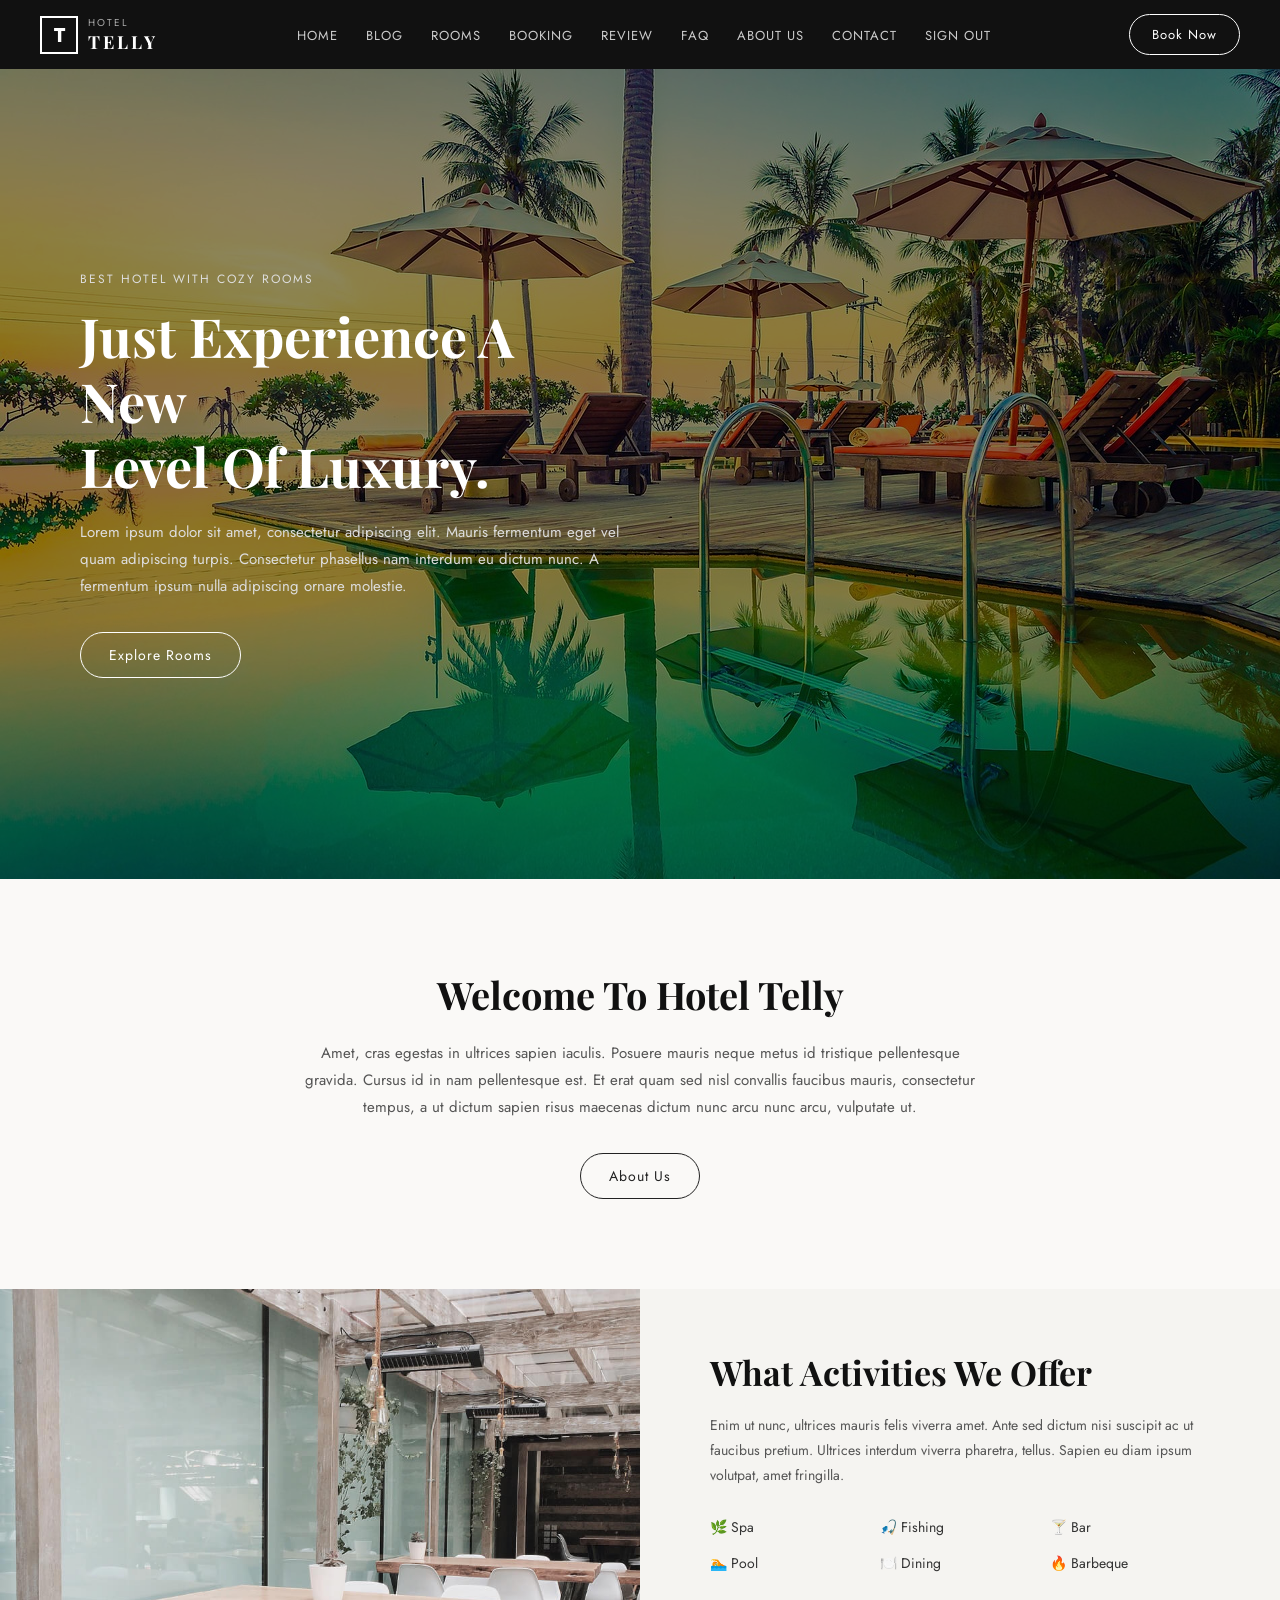
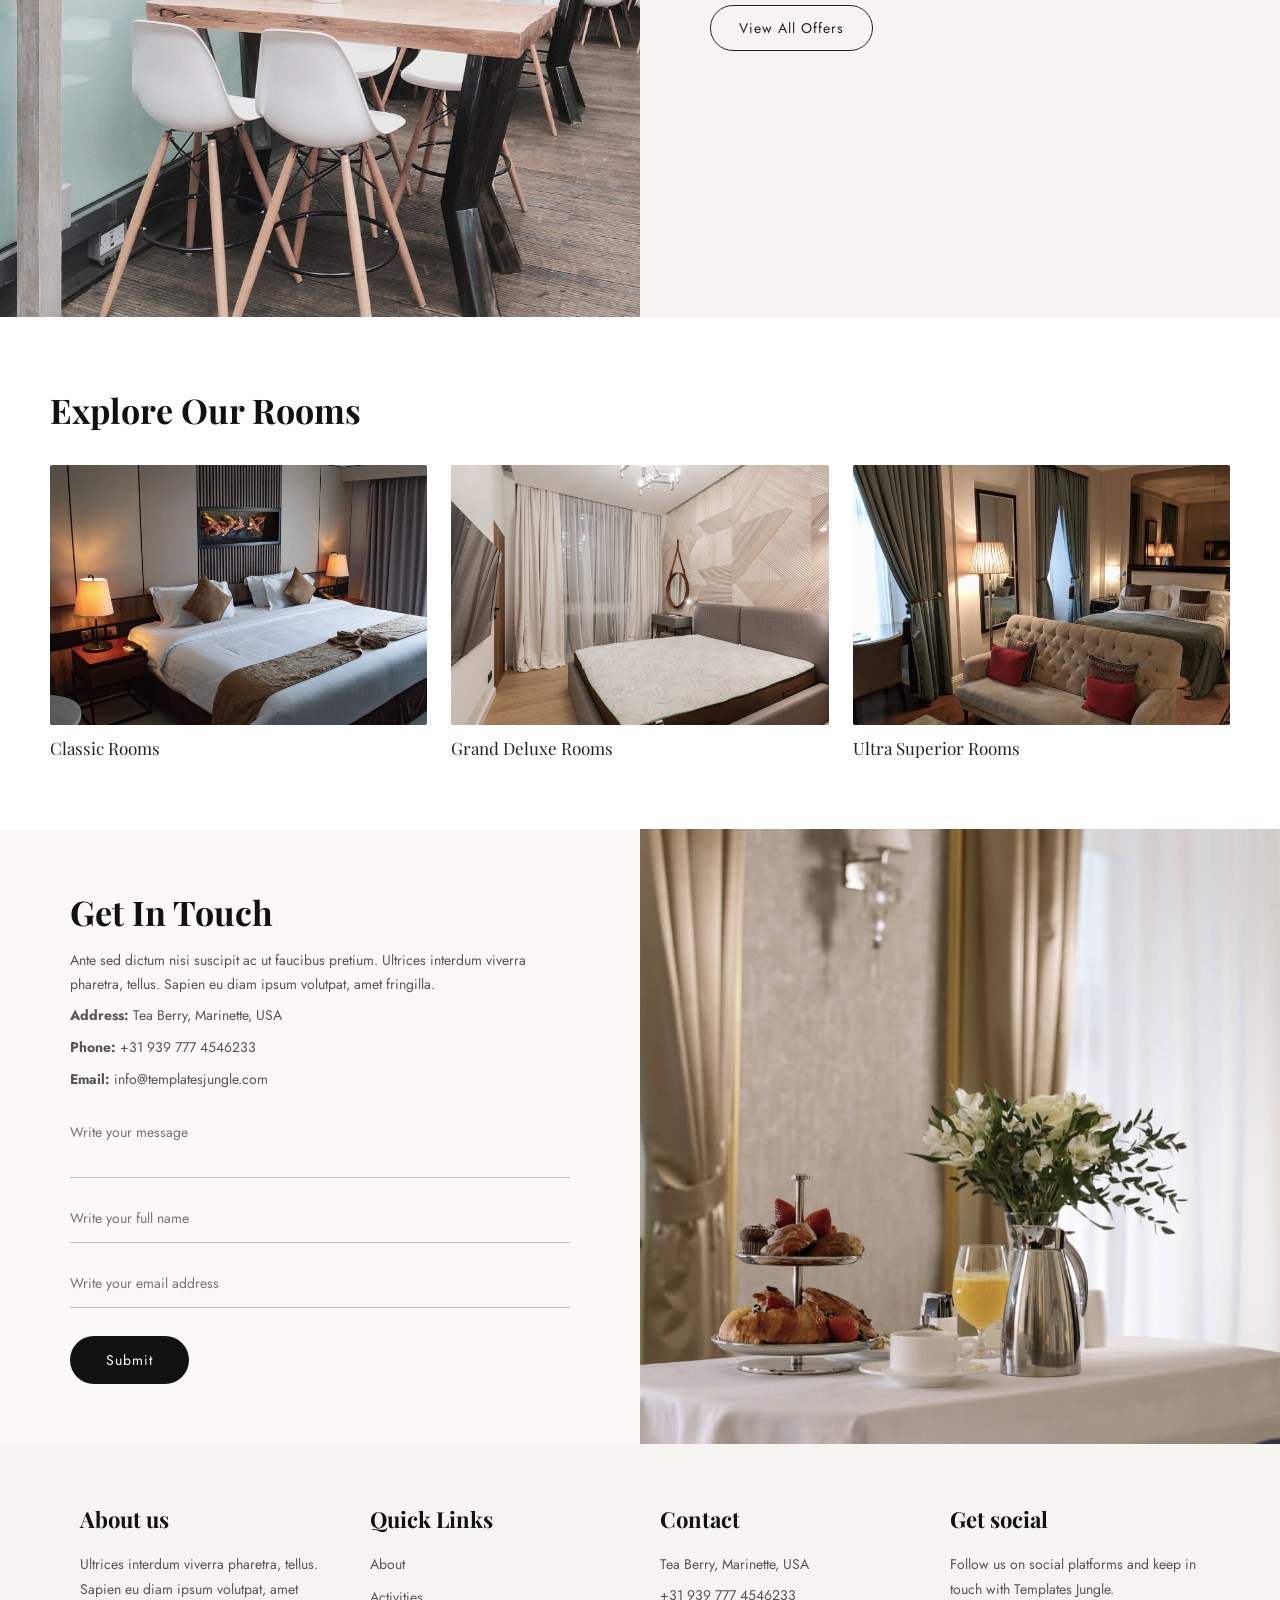
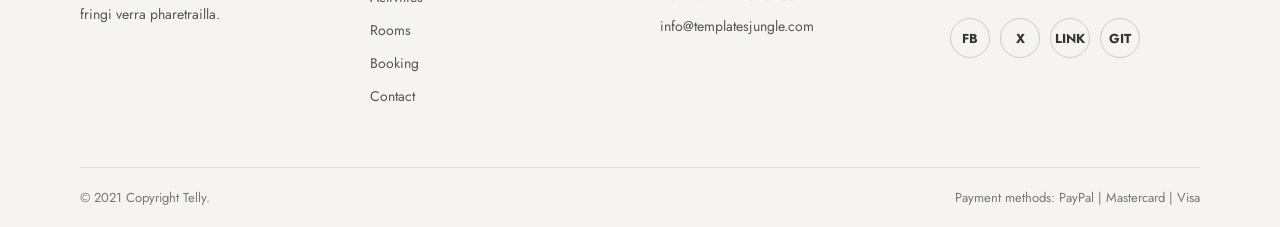
<file: hotel.html>
<!DOCTYPE html>
<html lang="en">
<head>
  <meta charset="UTF-8" />
  <meta name="viewport" content="width=device-width, initial-scale=1.0"/>
  <link rel="icon" href="assests/t.images.png" />
  <title>Hotel Telly</title>
  <link rel="stylesheet" href="style.css" />
  <link href="https://fonts.googleapis.com/css2?family=Playfair+Display:wght@400;700&family=Jost:wght@300;400;500&display=swap" rel="stylesheet"/>
</head>
<body>


  <nav class="navbar">
    <div class="logo">
      <span class="logo-box">T</span>
      <div class="logo-text">
        <small>HOTEL</small>
        <strong>TELLY</strong>
      </div>
    </div>
    <ul class="nav-links">
      <li><a href="hotel.html">HOME</a></li>
      <li><a href="blog.html"> BLOG </a></li>
      <li><a href="room.html">ROOMS</a></li>
      <li><a href="booking.html">BOOKING</a></li>
      <li><a href="review.html"> REVIEW </a>  </li>
      <li><a href="faq.html">  FAQ  </a> </li>
      <li><a href="about.html">ABOUT US</a></li>
   <li><a href="contact.html">CONTACT</a></li>
   <li><a href="index.html"> SIGN OUT </a></li>
    </ul>
    <a href="booking.html" class="btn-book">Book Now</a>
  </nav>

  
  <section class="hero">
    <div class="hero-overlay"></div>
    <div class="hero-content">
      <p class="hero-tag">BEST HOTEL WITH COZY ROOMS</p>
      <h1>Just Experience A New<br>Level Of Luxury.</h1>
      <p class="hero-desc">
        Lorem ipsum dolor sit amet, consectetur adipiscing elit. Mauris fermentum
        eget vel quam adipiscing turpis. Consectetur phasellus nam interdum eu
        dictum nunc. A fermentum ipsum nulla adipiscing ornare molestie.
      </p>
      <a href="room.html" class="btn-outline">Explore Rooms</a>
    </div>
  </section>


  <section class="welcome">
    <h2>Welcome To Hotel Telly</h2>
    <p>
      Amet, cras egestas in ultrices sapien iaculis. Posuere mauris neque metus id tristique
      pellentesque gravida. Cursus id in nam pellentesque est. Et erat quam sed nisl convallis
      faucibus mauris, consectetur tempus, a ut dictum sapien risus maecenas dictum nunc arcu
      nunc arcu, vulputate ut.
    </p>
    <a href="about.html" class="btn-outline dark">About Us</a>
  </section>


  <section class="activities">
    <div class="activities-image">
      <img src="assests/Activity.jpeg" alt="Activities" />
    </div>
    <div class="activities-content">
      <h2>What Activities We Offer</h2>
      <p>
        Enim ut nunc, ultrices mauris felis viverra amet. Ante sed dictum nisi
        suscipit ac ut faucibus pretium. Ultrices interdum viverra pharetra,
        tellus. Sapien eu diam ipsum volutpat, amet fringilla.
      </p>
      <div class="activities-grid">
        <div class="activity-item">🌿 Spa</div>
        <div class="activity-item">🎣 Fishing</div>
        <div class="activity-item">🍸 Bar</div>
        <div class="activity-item">🏊 Pool</div>
        <div class="activity-item">🍽️ Dining</div>
        <div class="activity-item">🔥 Barbeque</div>
      </div>
      <a href="services.html" class="btn-outline dark">View All Offers</a>
    </div>
  </section>

  
  <section class="rooms">
    <h2>Explore Our Rooms</h2>
    <div class="rooms-grid">
      <div class="room-card">
        <img src="assests/room1.jpeg" alt="Classic Room" />
        <p>Classic Rooms</p>
      </div>
      <div class="room-card">
        <img src="assests/room2.jpeg" alt="Grand Deluxe Room" />
        <p>Grand Deluxe Rooms</p>
      </div>
      <div class="room-card">
        <img src="assests/room3.jpeg" alt="Ultra Superior Room" />
        <p>Ultra Superior Rooms</p>
      </div>
    </div>
  </section>

  
  <section class="contact">
    <div class="contact-form">
      <h2>Get In Touch</h2>
      <p>Ante sed dictum nisi suscipit ac ut faucibus pretium. Ultrices interdum
      viverra pharetra, tellus. Sapien eu diam ipsum volutpat, amet fringilla.</p>
      <p><strong>Address:</strong> Tea Berry, Marinette, USA</p>
      <p><strong>Phone:</strong> +31 939 777 4546233</p>
      <p><strong>Email:</strong> info@templatesjungle.com</p>
     
      <form>
          <textarea placeholder="Write your message"></textarea>
         <input type="text" placeholder="Write your full name" />
        <input type="email" placeholder="Write your email address" />
        <button type="reset" class="btn-submit">Submit</button>
        </form>
    </div>
    <div class="contact-image">
      <img src="assests/touch.jpeg" alt="Contact" />
    </div>
  </section>


  
  <footer class="footer">
    <div class="footer-grid">

      <div class="footer-col">
        <h3>About us</h3>
        <p>Ultrices interdum viverra pharetra, tellus. Sapien eu diam ipsum
        volutpat, amet fringi verra pharetrailla.</p>
      </div>

      <div class="footer-col">
        <h3>Quick Links</h3>
        <ul>
          <li><a href="about.html">About</a></li>
          <li><a href="services.html">Activities</a></li>
          <li><a href="room.html">Rooms</a></li>
          <li><a href="booking.html">Booking</a></li>
          <li><a href="contact.html">Contact</a></li>
        </ul>
      </div>

      <div class="footer-col">
        <h3>Contact</h3>
        <p>Tea Berry, Marinette, USA</p>
        <p>+31 939 777 4546233</p>
        <p>info@templatesjungle.com</p>
      </div>

      <div class="footer-col">
        <h3>Get social</h3>
        <p>Follow us on social platforms and keep in touch with Templates Jungle.</p>
        <div class="social-icons">
          <a href="https://www.facebook.com/parviz.hakimi1"> FB </a> 
    <a href="https://x.com/parvizhakimi?s=11"> X </a>
    <a href="https://pk.linkedin.com/in/parviz-hakimi-487587390"> LINK </a> 
    <a href="https://github.com/parvizhakimi"> GIT </a>
        </div>
      </div>

    </div>

    <div class="footer-bottom">
      <p>© 2021 Copyright Telly.</p>
      <p>Payment methods: PayPal | Mastercard | Visa</p>

    </div>
  </footer>

</body>
</html>
</file>
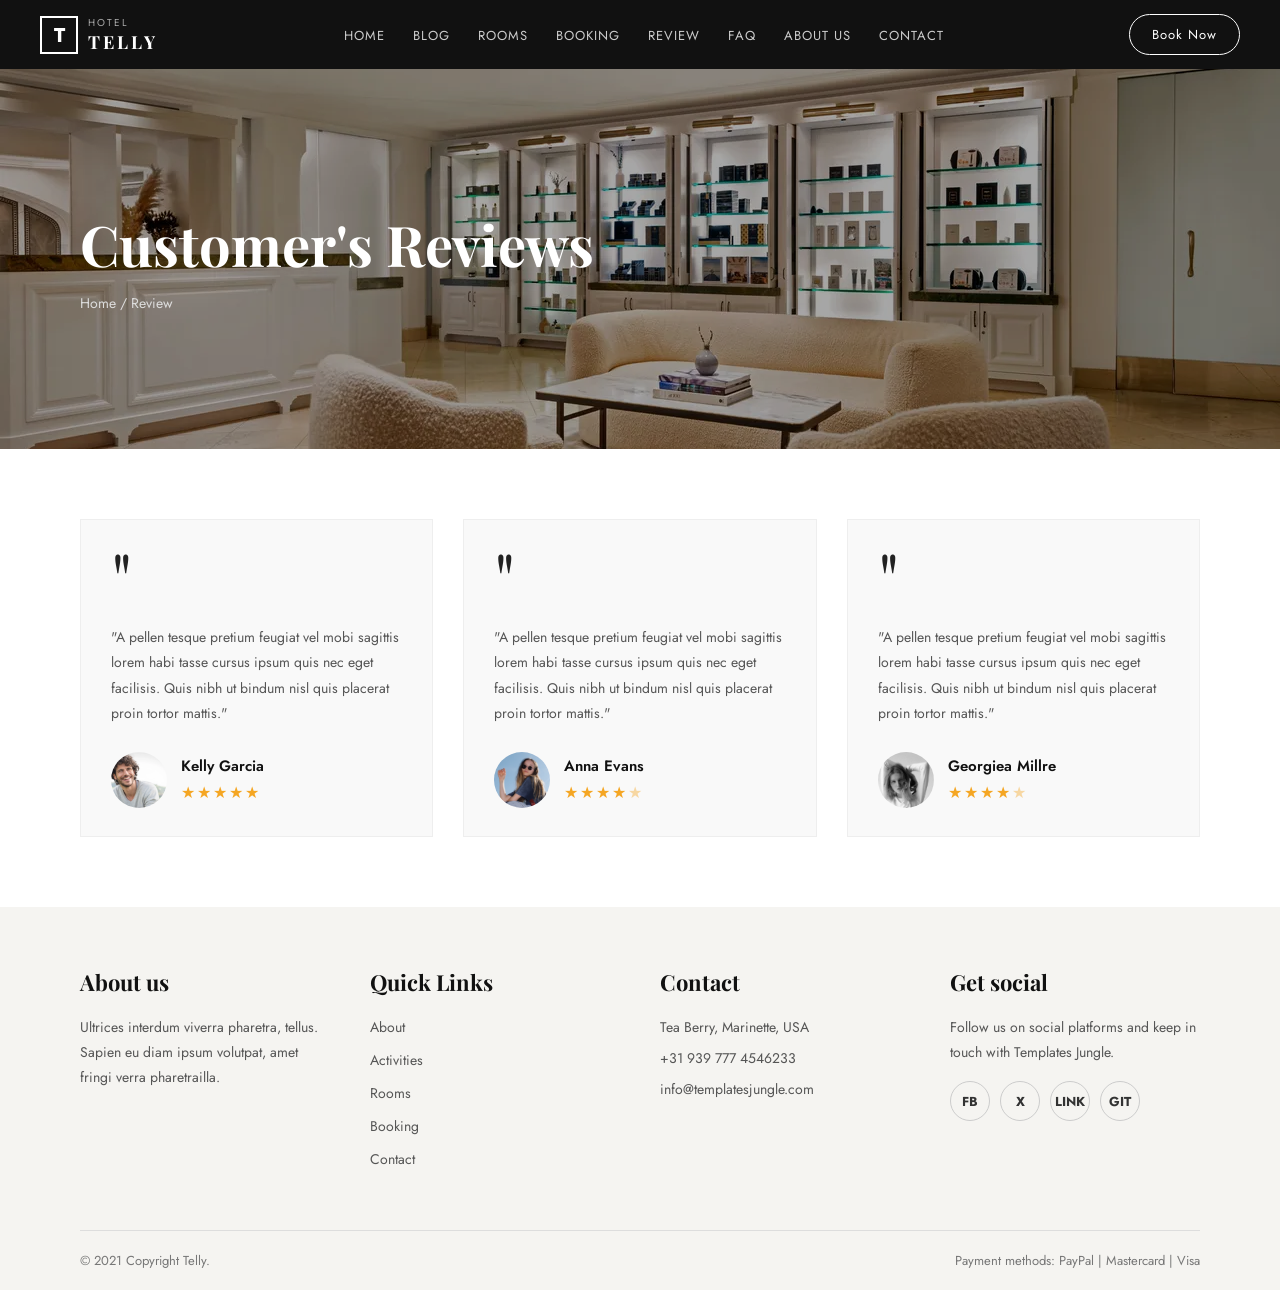
<file: review.html>
<!DOCTYPE html>
<html lang="en">
<head>
  <meta charset="UTF-8" />
  <meta name="viewport" content="width=device-width, initial-scale=1.0"/>
  <link rel="icon" href="assests/t.images.png" />
  <title>Reviews - Hotel Telly</title>
  <link rel="stylesheet" href="style.css" />
  <link rel="stylesheet" href="review.css" />
  <link href="https://fonts.googleapis.com/css2?family=Playfair+Display:wght@400;700&family=Jost:wght@300;400;500&display=swap" rel="stylesheet"/>
</head>
<body>

  
  <nav class="navbar">
    <div class="logo">
      <span class="logo-box">T</span>
      <div class="logo-text">
        <small>HOTEL</small>
        <strong>TELLY</strong>
      </div>
    </div>
     <ul class="nav-links">
      <li><a href="hotel.html">HOME</a></li>
      <li><a href="blog.html"> BLOG </a></li>
      <li><a href="room.html">ROOMS</a></li>
      <li><a href="booking.html">BOOKING</a></li>
      <li><a href="review.html"> REVIEW </a>  </li>
      <li><a href="faq.html">  FAQ  </a> </li>
      <li><a href="about.html">ABOUT US</a></li>
        <li><a href="contact.html">CONTACT</a></li>
    </ul>
    <a href="booking.html" class="btn-book">Book Now</a>
  </nav>

  <!-- REVIEW HERO -->
  <section class="review-hero">
    <!-- 📌 PUT YOUR REVIEW HERO IMAGE IN review.css under .review-hero -->
    <div class="review-hero-overlay"></div>
    <div class="review-hero-content">
      <h1>Customer's Reviews</h1>
      <p class="breadcrumb">
        <a href="hotel.html">Home</a> / Review
      </p>
    </div>
  </section>

  <!-- REVIEWS SECTION -->
  <section class="reviews-section">
    <div class="reviews-grid">

      <!-- REVIEW CARD 1 -->
      <div class="review-card">
        <div class="quote-mark">"</div>
        <p class="review-text">
          "A pellen tesque pretium feugiat vel mobi sagittis lorem habi tasse cursus ipsum quis
          nec eget facilisis. Quis nibh ut bindum nisl quis placerat proin tortor mattis."
        </p>
        <div class="reviewer">
          <!-- 1 PHOTO HERE -->
          <img src="assests/person1.webp" alt="Kelly Garcia" />
          <div class="reviewer-info">
            <h4>Kelly Garcia</h4>
            <div class="stars">★★★★★</div>
          </div>
        </div>
      </div>

      <!-- REVIEW CARD 2 -->
      <div class="review-card">
        <div class="quote-mark">"</div>
        <p class="review-text">
          "A pellen tesque pretium feugiat vel mobi sagittis lorem habi tasse cursus ipsum quis
          nec eget facilisis. Quis nibh ut bindum nisl quis placerat proin tortor mattis."
        </p>
        <div class="reviewer">
          <!-- 2 PHOTO HERE -->
          <img src="assests/person2.png" alt="Anna Evans" />
          <div class="reviewer-info">
            <h4>Anna Evans</h4>
            <div class="stars">★★★★<span class="star-half">★</span></div>
          </div>
        </div>
      </div>

      <!-- REVIEW CARD 3 -->
      <div class="review-card">
        <div class="quote-mark">"</div>
        <p class="review-text">
          "A pellen tesque pretium feugiat vel mobi sagittis lorem habi tasse cursus ipsum quis
          nec eget facilisis. Quis nibh ut bindum nisl quis placerat proin tortor mattis."
        </p>
        <div class="reviewer">
          <!-- 3 PHOTO HERE -->
          <img src="assests/person3.png" alt="Georgiea Millre" />
          <div class="reviewer-info">
            <h4>Georgiea Millre</h4>
            <div class="stars">★★★★<span class="star-half">★</span></div>
          </div>
        </div>
      </div>

      
  </section>


  <!-- FOOTER -->
  <footer class="footer">
    <div class="footer-grid">
      <div class="footer-col">
        <h3>About us</h3>
        <p>Ultrices interdum viverra pharetra, tellus. Sapien eu diam ipsum volutpat, amet fringi verra pharetrailla.</p>
      </div>
      <div class="footer-col">
        <h3>Quick Links</h3>
        <ul>
          <li><a href="about.html">About</a></li>
          <li><a href="services.html">Activities</a></li>
          <li><a href="room.html">Rooms</a></li>
          <li><a href="booking.html">Booking</a></li>
          <li><a href="#">Contact</a></li>
        </ul>
      </div>
      <div class="footer-col">
        <h3>Contact</h3>
        <p>Tea Berry, Marinette, USA</p>
        <p>+31 939 777 4546233</p>
        <p>info@templatesjungle.com</p>
      </div>
      <div class="footer-col">
        <h3>Get social</h3>
        <p>Follow us on social platforms and keep in touch with Templates Jungle.</p>
        <div class="social-icons">
        <a href="https://www.facebook.com/parviz.hakimi1"> FB </a> 
          <a href="https://x.com/parvizhakimi?s=11"> X </a>
          <a href="https://pk.linkedin.com/in/parviz-hakimi-487587390"> LINK </a> 
          <a href="https://github.com/parvizhakimi"> GIT </a>
        </div>
      </div>
    </div>
    <div class="footer-bottom">
      <p>© 2021 Copyright Telly.</p>
      <p>Payment methods: PayPal | Mastercard | Visa</p>
    
    </div>
  </footer>

</body>
</html>
</file>
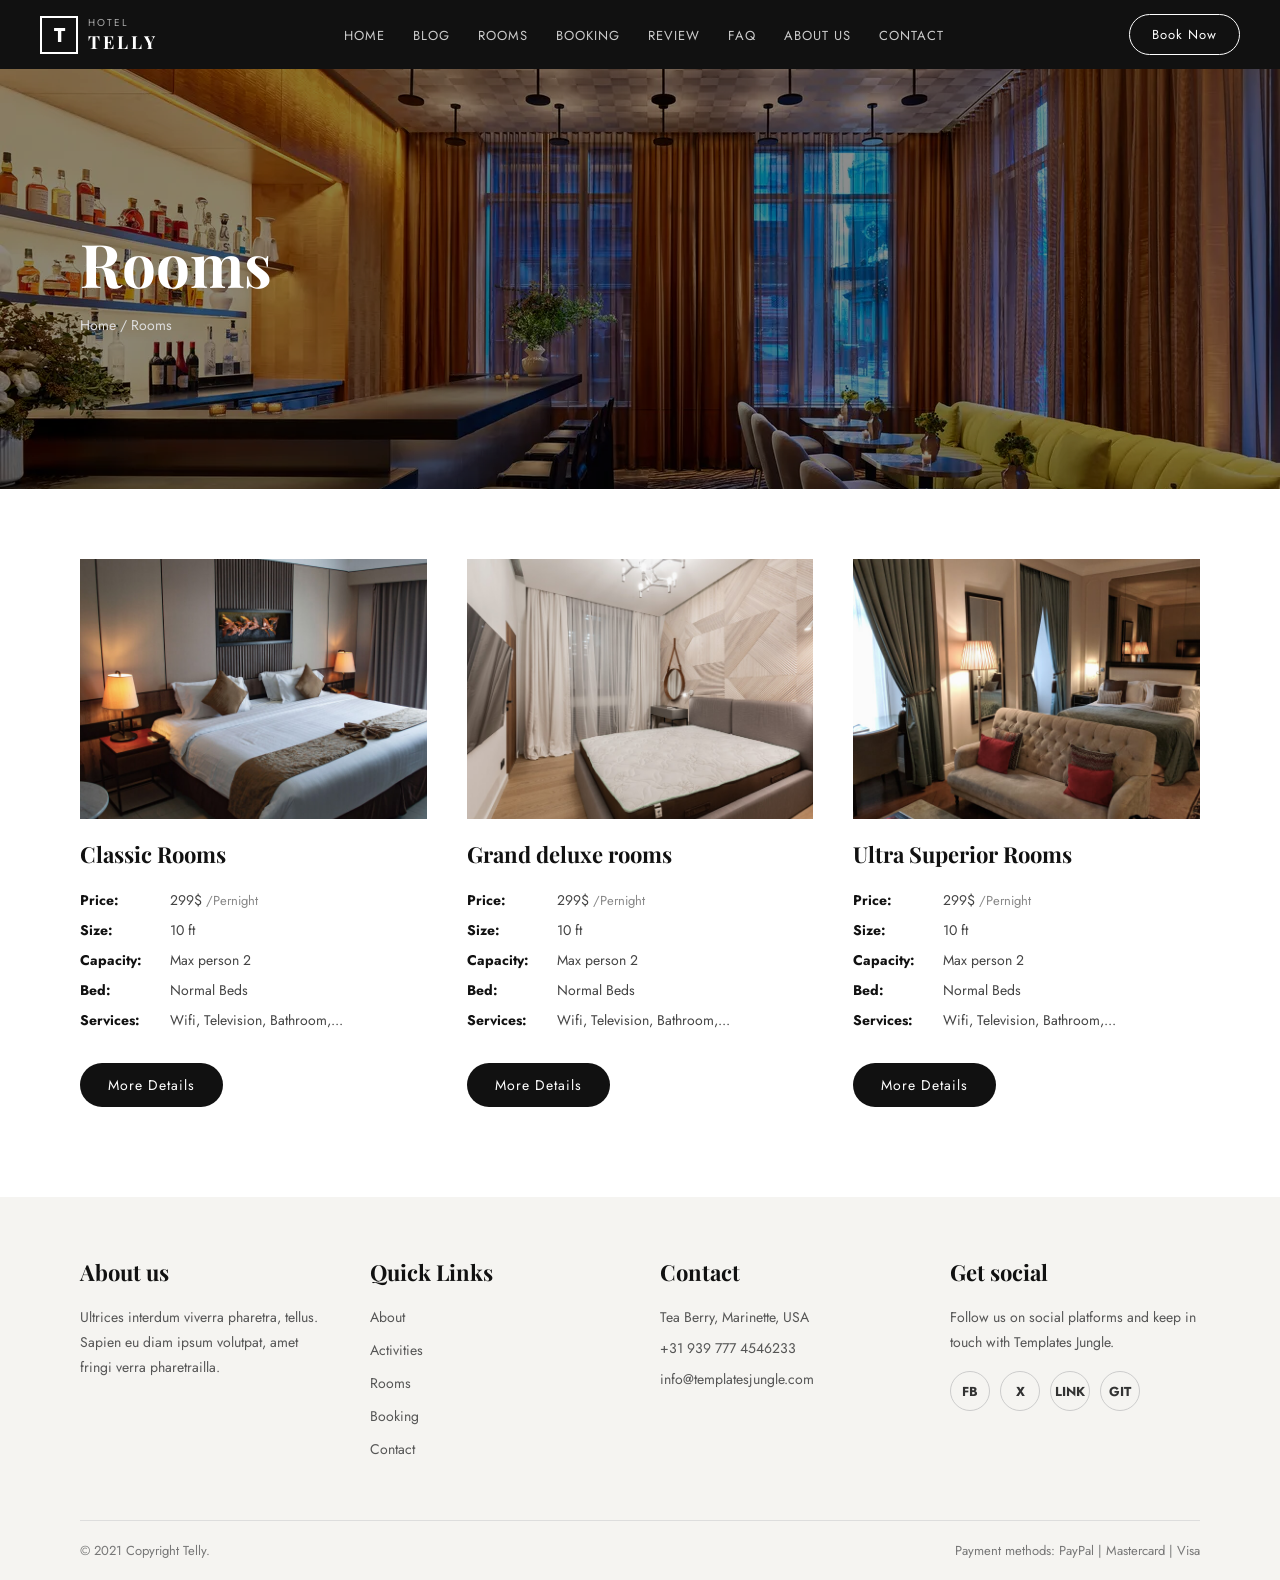
<file: room.html>
<!DOCTYPE html>
<html lang="en">
<head>
  <meta charset="UTF-8" />
  <meta name="viewport" content="width=device-width, initial-scale=1.0"/>
  <link rel="icon" href="assests/t.images.png" />
  <title>Rooms - Hotel Telly</title>
  <link rel="stylesheet" href="style.css" />
  <link rel="stylesheet" href="room.css" />
  <link href="https://fonts.googleapis.com/css2?family=Playfair+Display:wght@400;700&family=Jost:wght@300;400;500&display=swap" rel="stylesheet"/>
</head>
<body>

  <!-- NAVBAR -->
  <nav class="navbar">
    <div class="logo">
      <span class="logo-box">T</span>
      <div class="logo-text">
        <small>HOTEL</small>
        <strong>TELLY</strong>
      </div>
    </div>
    <ul class="nav-links">
      <li><a href="hotel.html">HOME</a></li>
      <li><a href="blog.html"> BLOG </a></li>
      <li><a href="room.html">ROOMS</a></li>
      <li><a href="booking.html">BOOKING</a></li>
      <li><a href="review.html"> REVIEW </a>  </li>
      <li><a href="faq.html">  FAQ  </a> </li>
      <li><a href="about.html">ABOUT US</a></li>
        <li><a href="contact.html">CONTACT</a></li>
    </ul>
    <a href="booking.html" class="btn-book">Book Now</a>
  </nav>

  <!-- ROOMS HERO -->
  <section class="room-hero">
    
    <div class="room-hero-overlay"></div>
    <div class="room-hero-content">
      <h1>Rooms</h1>
      <p class="breadcrumb">
        <a href="hotel.html">Home</a> / Rooms
      </p>
    </div>
  </section>

  <!-- ROOMS GRID SECTION -->
  <section class="rooms-page-section">
    <div class="rooms-page-grid">

      <!-- ROOM CARD 1 -->
      <div class="room-page-card">
        <!-- CLASSIC ROOM IMAGE HERE -->
        <img src="assests/room1.jpeg" alt="Classic Room" />
        <div class="room-page-info">
          <h2>Classic Rooms</h2>
          <table class="room-details">
            <tr>
              <td><strong>Price:</strong></td>
              <td>299$ <span>/Pernight</span></td>
            </tr>
            <tr>
              <td><strong>Size:</strong></td>
              <td>10 ft</td>
            </tr>
            <tr>
              <td><strong>Capacity:</strong></td>
              <td>Max person 2</td>
            </tr>
            <tr>
              <td><strong>Bed:</strong></td>
              <td>Normal Beds</td>
            </tr>
            <tr>
              <td><strong>Services:</strong></td>
              <td>Wifi, Television, Bathroom,...</td>
            </tr>
          </table>
          <a href="#" class="btn-more">More Details</a>
        </div>
      </div>

      <!-- ROOM CARD 2 -->
      <div class="room-page-card">
        <!-- GRAND DELUXE ROOM IMAGE HERE -->
        <img src="assests/room2.jpeg" alt="Grand Deluxe Room" />
        <div class="room-page-info">
          <h2>Grand deluxe rooms</h2>
          <table class="room-details">
            <tr>
              <td><strong>Price:</strong></td>
              <td>299$ <span>/Pernight</span></td>
            </tr>
            <tr>
              <td><strong>Size:</strong></td>
              <td>10 ft</td>
            </tr>
            <tr>
              <td><strong>Capacity:</strong></td>
              <td>Max person 2</td>
            </tr>
            <tr>
              <td><strong>Bed:</strong></td>
              <td>Normal Beds</td>
            </tr>
            <tr>
              <td><strong>Services:</strong></td>
              <td>Wifi, Television, Bathroom,...</td>
            </tr>
          </table>
          <a href="#" class="btn-more">More Details</a>
        </div>
      </div>

      <!-- ROOM CARD 3 -->
      <div class="room-page-card">
        <!-- ULTRA SUPERIOR ROOM IMAGE HERE -->
        <img src="assests/room3.jpeg" alt="Ultra Superior Room" />
        <div class="room-page-info">
          <h2>Ultra Superior Rooms</h2>
          <table class="room-details">
            <tr>
              <td><strong>Price:</strong></td>
              <td>299$ <span>/Pernight</span></td>
            </tr>
            <tr>
              <td><strong>Size:</strong></td>
              <td>10 ft</td>
            </tr>
            <tr>
              <td><strong>Capacity:</strong></td>
              <td>Max person 2</td>
            </tr>
            <tr>
              <td><strong>Bed:</strong></td>
              <td>Normal Beds</td>
            </tr>
            <tr>
              <td><strong>Services:</strong></td>
              <td>Wifi, Television, Bathroom,...</td>
            </tr>
          </table>
          <a href="#" class="btn-more">More Details</a>
        </div>
      </div>

    </div>
  </section>


  <!-- FOOTER -->
  <footer class="footer">
    <div class="footer-grid">
      <div class="footer-col">
        <h3>About us</h3>
        <p>Ultrices interdum viverra pharetra, tellus. Sapien eu diam ipsum volutpat, amet fringi verra pharetrailla.</p>
      </div>
      <div class="footer-col">
        <h3>Quick Links</h3>
        <ul>
          <li><a href="about.html">About</a></li>
          <li><a href="services.html">Activities</a></li>
          <li><a href="room.html">Rooms</a></li>
          <li><a href="booking.html">Booking</a></li>
          <li><a href="#">Contact</a></li>
        </ul>
      </div>
      <div class="footer-col">
        <h3>Contact</h3>
        <p>Tea Berry, Marinette, USA</p>
        <p>+31 939 777 4546233</p>
        <p>info@templatesjungle.com</p>
      </div>
      <div class="footer-col">
        <h3>Get social</h3>
        <p>Follow us on social platforms and keep in touch with Templates Jungle.</p>
        <div class="social-icons">
         <a href="https://www.facebook.com/parviz.hakimi1"> FB </a> 
          <a href="https://x.com/parvizhakimi?s=11"> X </a>
          <a href="https://pk.linkedin.com/in/parviz-hakimi-487587390"> LINK </a> 
          <a href="https://github.com/parvizhakimi"> GIT </a>
        </div>
      </div>
    </div>
    <div class="footer-bottom">
      <p>© 2021 Copyright Telly.</p>
      <p>Payment methods: PayPal | Mastercard | Visa</p>
    
    </div>
  </footer>

</body>
</html>
</file>
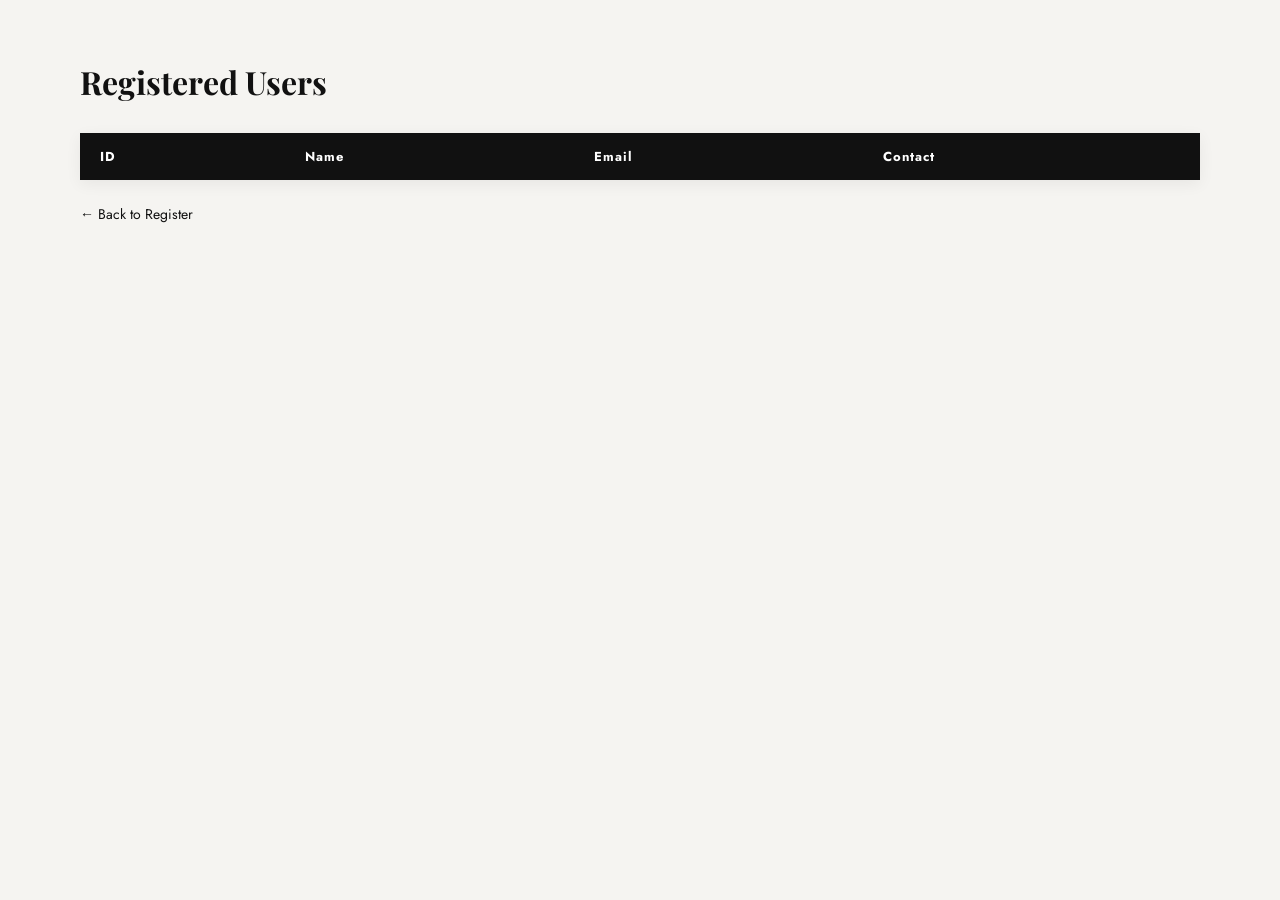
<file: users.html>
<!DOCTYPE html>
<html lang="en">
<head>
  <meta charset="UTF-8" />
  <title>All Users - Hotel Telly</title>
  <link rel="stylesheet" href="style.css" />
  <link rel="stylesheet" href="users.css" />
  <link href="https://fonts.googleapis.com/css2?family=Playfair+Display:wght@400;700&family=Jost:wght@300;400;500&display=swap" rel="stylesheet"/>
</head>
<body>

  <h2>Registered Users</h2>

  <table>
    <thead>
      <tr>
        <th>ID</th>
        <th>Name</th>
        <th>Email</th>
        <th>Contact</th>
      </tr>
    </thead>
    <tbody>
    
    </tbody>
  </table>

  <a href="index.html"   class="back-link">← Back to Register</a>

</body>
</html>
</file>
<file: index.css>
* {
      margin: 0;
      padding: 0;
      box-sizing: border-box;
    }

    body {
      font-family: 'Jost', sans-serif;
      height: 100vh;
      overflow: hidden;
    }

    /* FULL PAGE */
    .register-page {
      display: flex;
      height: 100vh;
      width: 100%;
    }

    /* LEFT SIDE Background Image */
    .register-left {
      width: 55%;
      
      background-image: url('assests/about.webp');
      background-size: cover;
      background-position: center;
      position: relative;
    }

    /* Dark overlay on image */
    .register-left-overlay {
      position: absolute;
      inset: 0;
      background: rgba(0, 0, 0, 0.35);
    }

    /* Hotel logo + name on top of image */
    .register-brand {
      position: absolute;
      top: 40px;
      left: 40px;
      z-index: 2;
      display: flex;
      align-items: center;
      gap: 12px;
      text-decoration: none;
    }

    .register-brand .logo-box {
      display: inline-block;
      border: 2px solid #fff;
      color: #fff;
      font-size: 20px;
      font-weight: bold;
      width: 38px;
      height: 38px;
      text-align: center;
      line-height: 36px;
    }

    .register-brand .logo-text small {
      display: block;
      color: #ddd;
      font-size: 10px;
      letter-spacing: 2px;
    }

    .register-brand .logo-text strong {
      display: block;
      color: #fff;
      font-size: 18px;
      letter-spacing: 3px;
      font-family: 'Playfair Display', serif;
    }

    /* RIGHT SIDE — White Register Box */
    .register-right {
      width: 45%;
      background: #fff;
      display: flex;
      align-items: center;
      justify-content: center;
      padding: 40px;
    }

    .register-box {
      width: 100%;
      max-width: 400px;
    }

    .register-box h2 {
      font-family: 'Playfair Display', serif;
      font-size: 30px;
      color: #111;
      text-align: center;
      margin-bottom: 8px;
    }

    .register-box .subtitle {
      text-align: center;
      font-size: 13px;
      color: #888;
      margin-bottom: 30px;
    }

    .reg-group {
      display: flex;
      flex-direction: column;
      margin-bottom: 18px;
    }

    .reg-group label {
      font-size: 13px;
      font-weight: 500;
      color: #333;
      margin-bottom: 6px;
    }

    .reg-group input {
      padding: 12px 14px;
      border: 1px solid #ddd;
      font-size: 14px;
      font-family: 'Jost', sans-serif;
      color: #444;
      outline: none;
      transition: border 0.2s;
      border-radius: 2px;
    }

    .reg-group input:focus {
      border-color: #111;
    }

    .btn-register {
      width: 100%;
      background: #111;
      color: #fff;
      border: none;
      padding: 14px;
      font-size: 15px;
      font-family: 'Jost', sans-serif;
      letter-spacing: 1px;
      cursor: pointer;
      border-radius: 30px;
      margin-top: 8px;
      transition: background 0.2s;
    }

    .btn-register:hover {
      background: #333;
    }

    .view-users-link {
      display: block;
      text-align: center;
      margin-top: 18px;
      font-size: 14px;
      color: #111;
      text-decoration: none;
      letter-spacing: 0.5px;
    }

    .view-users-link:hover {
      text-decoration: underline;
    }
</file>
<file: style.css>
* {
  margin: 0;
  padding: 0;
  box-sizing: border-box;
}

img {
  max-width: 100%;
  height: auto;
}

body {
  font-family: 'Jost', sans-serif;
  color: #222;
  background: #fff;
}

/* NAVBAR */
.navbar {
  display: flex;
  align-items: center;
  justify-content: space-between;
  background: #111;
  padding: 14px 40px;
  position: sticky;
  top: 0;
  z-index: 100;
}

.logo {
  display: flex;
  align-items: center;
  gap: 10px;
}

.logo-box {
  display: inline-block;
  border: 2px solid #fff;
  color: #fff;
  font-size: 20px;
  font-weight: bold;
  width: 38px;
  height: 38px;
  text-align: center;
  line-height: 36px;
}

.logo-text small {
  display: block;
  color: #aaa;
  font-size: 10px;
  letter-spacing: 2px;
}

.logo-text strong {
  display: block;
  color: #fff;
  font-size: 18px;
  letter-spacing: 3px;
  font-family: 'Playfair Display', serif;
}

.nav-links {
  list-style: none;
  display: flex;
  gap: 28px;
}

.nav-links a {
  color: #ccc;
  text-decoration: none;
  font-size: 13px;
  letter-spacing: 1px;
  transition: color 0.2s;
}


.btn-book {
  background: transparent;
  border: 1px solid #fff;
  color: #fff;
  padding: 10px 22px;
  border-radius: 30px;
  text-decoration: none;
  font-size: 13px;
  letter-spacing: 1px;
  transition: background 0.2s, color 0.2s;
}

.btn-book:hover {
  background: #fff;
  color: #111;
}

/* HERO */
.hero {
  position: relative;
  height: 90vh;
  min-height: 500px;
  background-image: url('assests/background.jpg');
  background-size: cover;
  background-position: center;
  display: flex;
  align-items: center;
}

.hero-overlay {
  position: absolute;
  inset: 0;
  background: rgba(0, 0, 0, 0.45);
}

.hero-content {
  position: relative;
  z-index: 1;
  padding: 0 80px;
  max-width: 700px;
  color: #fff;
}

.hero-tag {
  font-size: 12px;
  letter-spacing: 2px;
  margin-bottom: 16px;
  color: #ddd;
}

.hero-content h1 {
  font-family: 'Playfair Display', serif;
  font-size: 54px;
  line-height: 1.2;
  margin-bottom: 20px;
}

.hero-desc {
  font-size: 15px;
  line-height: 1.8;
  color: #ddd;
  margin-bottom: 32px;
  max-width: 560px;
}

/* BUTTONS */
.btn-outline {
  display: inline-block;
  padding: 12px 28px;
  border: 1.5px solid #fff;
  color: #fff;
  border-radius: 30px;
  text-decoration: none;
  font-size: 14px;
  letter-spacing: 1px;
  transition: background 0.2s, color 0.2s;
}

.btn-outline:hover {
  background: #fff;
  color: #111;
}

.btn-outline.dark {
  border-color: #222;
  color: #222;
}

.btn-outline.dark:hover {
  background: #222;
  color: #fff;
}

/* WELCOME */
.welcome {
  text-align: center;
  padding: 90px 40px;
  background: #faf9f7;
}

.welcome h2 {
  font-family: 'Playfair Display', serif;
  font-size: 38px;
  margin-bottom: 20px;
  color: #111;
}

.welcome p {
  max-width: 680px;
  margin: 0 auto 32px;
  color: #555;
  line-height: 1.8;
  font-size: 15px;
}

/* ACTIVITIES */
.activities {
  display: flex;
  align-items: stretch;
  min-height: 460px;
  width: 100%;
}

.activities-image {
  width: 50%;
  overflow: hidden;
}

.activities-image img {
  width: 100%;
  height: 100%;
  object-fit: cover;
  display: block;
}

.activities-content {
  width: 50%;
  background: #f5f4f1;
  padding: 60px 70px;
}

.activities-content h2 {
  font-family: 'Playfair Display', serif;
  font-size: 34px;
  margin-bottom: 18px;
  color: #111;
}

.activities-content p {
  font-size: 14px;
  color: #555;
  line-height: 1.8;
  margin-bottom: 28px;
}

.activities-grid {
  display: grid;
  grid-template-columns: repeat(3, 1fr);
  gap: 16px 10px;
  margin-bottom: 32px;
}

.activity-item {
  font-size: 14px;
  color: #333;
  display: flex;
  align-items: center;
  gap: 8px;
}

/* ROOMS */
.rooms {
  padding: 70px 50px;
  background: #fff;
}

.rooms h2 {
  font-family: 'Playfair Display', serif;
  font-size: 34px;
  margin-bottom: 32px;
  color: #111;
}

.rooms-grid {
  display: grid;
  grid-template-columns: repeat(3, 1fr);
  gap: 24px;
}

.room-card {
  cursor: pointer;
}

.room-card img {
  width: 100%;
  height: 260px;
  object-fit: cover;
  display: block;
  border-radius: 2px;
  transition: transform 0.3s;
}

.room-card img:hover {
  transform: scale(1.02);
}

.room-card p {
  margin-top: 12px;
  font-family: 'Playfair Display', serif;
  font-size: 17px;
  color: #222;
}

/* CONTACT */
.contact {
  display: flex;
  width: 100%;
  min-height: 500px;
  overflow: hidden;
}

.contact-form {
  width: 50%;
  background: #faf9f7;
  padding: 60px 70px;
  box-sizing: border-box;
}

.contact-form h2 {
  font-family: 'Playfair Display', serif;
  font-size: 34px;
  margin-bottom: 14px;
  color: #111;
}

.contact-form p {
  font-size: 14px;
  color: #555;
  line-height: 1.7;
  margin-bottom: 8px;
}

.contact-form textarea,
.contact-form input {
  display: block;
  width: 100%;
  border: none;
  border-bottom: 1px solid #bbb;
  background: transparent;
  padding: 14px 0;
  font-size: 14px;
  color: #555;
  font-family: 'Jost', sans-serif;
  outline: none;
  margin-top: 16px;
  resize: none;
}

.contact-form textarea {
  height: 70px;
}

.btn-submit {
  margin-top: 28px;
  background: #111;
  color: #fff;
  border: none;
  padding: 14px 36px;
  border-radius: 30px;
  font-size: 14px;
  cursor: pointer;
  font-family: 'Jost', sans-serif;
  letter-spacing: 1px;
  transition: background 0.2s;
}

.btn-submit:hover {
  background: #333;
}

.contact-image {
  width: 50%;
  overflow: hidden;
}

.contact-image img {
  width: 100%;
  height: 100%;
  object-fit: cover;
  display: block;
}


/* FOOTER */
.footer {
  background: #f5f4f1;
  padding: 60px 80px 0;
  width: 100%;
}

.footer-grid {
  display: grid;
  grid-template-columns: repeat(4, 1fr);
  gap: 40px;
  padding-bottom: 50px;
}

.footer-col h3 {
  font-family: 'Playfair Display', serif;
  font-size: 22px;
  margin-bottom: 18px;
  color: #111;
}

.footer-col p {
  font-size: 14px;
  color: #555;
  line-height: 1.8;
  margin-bottom: 6px;
}

.footer-col ul {
  list-style: none;
}

.footer-col ul li {
  margin-bottom: 10px;
}

.footer-col ul li a {
  text-decoration: none;
  color: #555;
  font-size: 14px;
  transition: color 0.2s;
}

.footer-col ul li a:hover {
  color: #111;
}

.social-icons {
  display: flex;
  gap: 10px;
  margin-top: 16px;
}

.social-icons a {
  display: inline-flex;
  align-items: center;
  justify-content: center;
  width: 40px;
  height: 40px;
  border: 1px solid #ccc;
  border-radius: 50%;
  color: #333;
  text-decoration: none;
  font-size: 13px;
  font-weight: bold;
  transition: background 0.2s, color 0.2s;
}

.social-icons a:hover {
  background: #111;
  color: #fff;
  border-color: #111;
}

.footer-bottom {
  border-top: 1px solid #ddd;
  display: flex;
  justify-content: space-between;
  align-items: center;
  padding: 20px 0;
  font-size: 13px;
  color: #777;
}
</file>
<file: about.css>
.about-hero {
  position: relative;
  height: 400px;

  background-image: url('assests/about.webp');
  background-size: cover;
  background-position: center;
  display: flex;
  align-items: center;
}

.about-hero-overlay {
  position: absolute;
  inset: 0;
  background: rgba(0, 0, 0, 0.40);
}

.about-hero-content {
  position: relative;
  z-index: 1;
  padding: 0 80px;
  color: #fff;
}

.about-hero-content h1 {
  font-family: 'Playfair Display', serif;
  font-size: 60px;
  margin-bottom: 12px;
}

.breadcrumb {
  font-size: 14px;
  color: #ddd;
}

.breadcrumb a {
  color: #ddd;
  text-decoration: none;
}

.breadcrumb a:hover {
  color: #fff;
}

/* WHO ARE WE SECTION */
.who-section {
  display: flex;
  align-items: center;
  padding: 90px 120px;
  gap: 80px;
  background: #fff;
}

/* LEFT IMAGE */
.who-image {
  flex-shrink: 0;
  width: 480px;
}

/* About page main image */
.who-image img {
  width: 100%;
  height: 500px;
  object-fit: cover;
  display: block;
}

/* RIGHT TEXT */
.who-content {
  flex: 1;
}

.who-content h2 {
  font-family: 'Playfair Display', serif;
  font-size: 36px;
  letter-spacing: 4px;
  color: #111;
  margin-bottom: 24px;
}

.who-content p {
  font-size: 15px;
  color: #555;
  line-height: 1.9;
  max-width: 480px;
}
</file>
<file: blog.css>
.blog-hero {
  position: relative;
  height: 420px;

  background-image: url('assests/blog1.jpg');
  background-size: cover;
  background-position: center;
  display: flex;
  align-items: center;
}

.blog-hero-overlay {
  position: absolute;
  inset: 0;
  background: rgba(0, 0, 0, 0.40);
}

.blog-hero-content {
  position: relative;
  z-index: 1;
  padding: 0 80px;
  color: #fff;
}

.blog-hero-content h1 {
  font-family: 'Playfair Display', serif;
  font-size: 52px;
  margin-bottom: 12px;
}

.breadcrumb {
  font-size: 14px;
  color: #ddd;
}

.breadcrumb a {
  color: #ddd;
  text-decoration: none;
}

.breadcrumb a:hover {
  color: #fff;
}

/* BLOG SECTION */
.blog-section {
  padding: 70px 80px;
  background: #fff;
}

.blog-grid {
  display: grid;
  grid-template-columns: repeat(3, 1fr);
  gap: 40px 30px;
}

/* BLOG CARD */
.blog-card {
  cursor: pointer;
}


.blog-card img {
  width: 100%;
  height: 220px;
  object-fit: cover;
  display: block;
  transition: transform 0.3s;
}

.blog-card img:hover {
  transform: scale(1.02);
}

.blog-card-info {
  display: flex;
  align-items: flex-start;
  gap: 16px;
  margin-top: 18px;
}

.blog-date {
  display: flex;
  flex-direction: column;
  align-items: center;
  min-width: 50px;
}

.blog-date .day {
  font-family: 'Playfair Display', serif;
  font-size: 36px;
  color: #111;
  line-height: 1;
}

.blog-date .month {
  font-size: 12px;
  color: #888;
  letter-spacing: 1px;
  margin-top: 4px;
}

.blog-text h3 {
  font-family: 'Playfair Display', serif;
  font-size: 17px;
  color: #111;
  margin-bottom: 10px;
  line-height: 1.4;
}

.blog-text p {
  font-size: 13px;
  color: #666;
  line-height: 1.7;
}
</file>
<file: booking.css>
/* HERO */
.booking-hero {
  position: relative;
  height: 400px;
 
  background-image: url('assests/booking.jpg');
  background-size: cover;
  background-position: center;
  display: flex;
  align-items: center;
}

.booking-hero-overlay {
  position: absolute;
  inset: 0;
  background: rgba(0, 0, 0, 0.40);
}

.booking-hero-content {
  position: relative;
  z-index: 1;
  padding: 0 80px;
  color: #fff;
}

.booking-hero-content h1 {
  font-family: 'Playfair Display', serif;
  font-size: 60px;
  margin-bottom: 12px;
}

.breadcrumb {
  font-size: 14px;
  color: #ddd;
}

.breadcrumb a {
  color: #ddd;
  text-decoration: none;
}

.breadcrumb a:hover {
  color: #fff;
}

/* CHOOSE DATES */
.choose-dates {
  padding: 60px 80px 40px;
  background: #fff;
}

.choose-dates h2 {
  font-family: 'Playfair Display', serif;
  font-size: 32px;
  color: #111;
  margin-bottom: 30px;
}

.dates-bar {
  display: flex;
  align-items: center;
  gap: 40px;
  flex-wrap: wrap;
}

.date-item {
  display: flex;
  flex-direction: column;
  gap: 6px;
}

.date-item label {
  font-size: 11px;
  letter-spacing: 2px;
  color: #888;
}

.date-display {
  display: flex;
  align-items: baseline;
  gap: 4px;
}

.date-num {
  font-family: 'Playfair Display', serif;
  font-size: 48px;
  color: #111;
  line-height: 1;
}

.date-month {
  font-size: 14px;
  color: #555;
}

.date-display select {
  border: none;
  background: transparent;
  font-size: 13px;
  color: #555;
  cursor: pointer;
  outline: none;
  margin-left: 2px;
}

.date-divider {
  font-size: 20px;
  color: #ccc;
  margin-top: 20px;
}

.btn-check {
  background: #111;
  color: #fff;
  border: none;
  padding: 16px 32px;
  border-radius: 30px;
  font-size: 14px;
  font-family: 'Jost', sans-serif;
  cursor: pointer;
  letter-spacing: 1px;
  margin-top: 16px;
  transition: background 0.2s;
}

.btn-check:hover {
  background: #333;
}

/* CHOOSE ROOMS */
.choose-rooms {
  padding: 20px 80px 50px;
  background: #fff;
}

.choose-rooms h2 {
  font-family: 'Playfair Display', serif;
  font-size: 32px;
  color: #111;
  margin-bottom: 24px;
}

.choose-rooms-grid {
  display: grid;
  grid-template-columns: repeat(3, 1fr);
  gap: 24px;
}

.choose-room-card img {
  width: 100%;
  height: 240px;
  object-fit: cover;
  display: block;
  transition: transform 0.3s;
}

.choose-room-card img:hover {
  transform: scale(1.02);
}

.choose-room-card p {
  margin-top: 12px;
  font-family: 'Playfair Display', serif;
  font-size: 16px;
  color: #222;
}


.reservation-section {
  padding: 50px 80px 70px;
  background: #fff;
}

.reservation-section h2 {
  font-family: 'Playfair Display', serif;
  font-size: 36px;
  color: #111;
  margin-bottom: 40px;
}

.reservation-layout {
  display: grid;
  grid-template-columns: 1fr 1fr;
  gap: 80px;
  align-items: start;
}

/* FORM */
.reservation-form h3 {
  font-family: 'Playfair Display', serif;
  font-size: 22px;
  color: #111;
  margin-bottom: 24px;
}

.form-group {
  display: flex;
  flex-direction: column;
  margin-bottom: 20px;
}

.form-group label {
  font-size: 13px;
  color: #666;
  margin-bottom: 6px;
}

.form-group input,
.form-group select,
.form-group textarea {
  width: 100%;
  padding: 12px 14px;
  border: 1px solid #ddd;
  font-size: 14px;
  font-family: 'Jost', sans-serif;
  color: #444;
  outline: none;
  background: #fff;
  transition: border 0.2s;
}

.form-group input:focus,
.form-group select:focus,
.form-group textarea:focus {
  border-color: #aaa;
}

.form-group textarea {
  height: 130px;
  resize: vertical;
}

/* BILL */
.reservation-bill h3 {
  font-family: 'Playfair Display', serif;
  font-size: 22px;
  color: #111;
  margin-bottom: 20px;
}

.bill-table {
  width: 100%;
  border-collapse: collapse;
  margin-bottom: 30px;
}

.bill-table tr td {
  padding: 12px 0;
  font-size: 14px;
  color: #444;
  border-bottom: 1px solid #eee;
}

.bill-table tr td:last-child {
  text-align: right;
}

.bill-total td {
  font-weight: bold;
  color: #111;
  font-size: 15px;
}

/* PAYMENT */
.payment-title {
  font-family: 'Playfair Display', serif;
  font-size: 20px;
  color: #111;
  margin-bottom: 16px;
}

.payment-options {
  display: flex;
  flex-direction: column;
  gap: 16px;
  margin-bottom: 28px;
}

.payment-option {
  display: flex;
  align-items: flex-start;
  gap: 12px;
  cursor: pointer;
}

.payment-option input[type="radio"] {
  margin-top: 4px;
  accent-color: #111;
  width: 16px;
  height: 16px;
  flex-shrink: 0;
}

.payment-option strong {
  font-size: 13px;
  color: #111;
  display: block;
  margin-bottom: 4px;
  letter-spacing: 0.5px;
}

.payment-option p {
  font-size: 12px;
  color: #777;
  line-height: 1.6;
}

.btn-reserve {
  width: 100%;
  background: #111;
  color: #fff;
  border: none;
  padding: 16px;
  font-size: 15px;
  font-family: 'Jost', sans-serif;
  letter-spacing: 1px;
  border-radius: 30px;
  cursor: pointer;
  transition: background 0.2s;
}

.btn-reserve:hover {
  background: #333;
}
</file>
<file: contact.css>
/* HERO */
.contact-hero {
  position: relative;
  height: 320px;
  
  background-image: url('assests/contact.jpg');
  background-size: cover;
  background-position: center;
  display: flex;
  align-items: center;
}

.contact-hero-overlay {
  position: absolute;
  inset: 0;
  background: rgba(0, 0, 0, 0.40);
}

.contact-hero-content {
  position: relative;
  z-index: 1;
  padding: 0 80px;
  color: #fff;
}

.contact-hero-content h1 {
  font-family: 'Playfair Display', serif;
  font-size: 60px;
  margin-bottom: 12px;
}

.breadcrumb {
  font-size: 14px;
  color: #ddd;
}

.breadcrumb a {
  color: #ddd;
  text-decoration: none;
}

.breadcrumb a:hover {
  color: #fff;
}

/* CONTACT MAIN LAYOUT */
.contact-main {
  display: grid;
  grid-template-columns: 1fr 1fr;
  gap: 80px;
  padding: 80px 120px;
  background: #fff;
  align-items: start;
}

/* LEFT: INFO */
.contact-info h2 {
  font-family: 'Playfair Display', serif;
  font-size: 36px;
  color: #111;
  margin-bottom: 10px;
}

.contact-intro {
  font-size: 14px;
  color: #666;
  line-height: 1.7;
  margin-bottom: 36px;
}

.contact-block {
  margin-bottom: 30px;
}

.contact-block h4 {
  font-size: 13px;
  font-weight: 700;
  letter-spacing: 2px;
  color: #111;
  margin-bottom: 10px;
}

.contact-block p {
  font-size: 14px;
  color: #555;
  line-height: 1.8;
  margin-bottom: 2px;
}

/* Social icons in contact info */
.contact-socials {
  display: flex;
  gap: 14px;
  margin-top: 10px;
}

.contact-socials a {
  font-size: 14px;
  color: #333;
  text-decoration: none;
  transition: color 0.2s;
}

.contact-socials a:hover {
  color: #111;
}

/* RIGHT- FORM */
.contact-form-box h2 {
  font-family: 'Playfair Display', serif;
  font-size: 36px;
  color: #111;
  margin-bottom: 10px;
}

.contact-form-inner {
  display: flex;
  flex-direction: column;
  gap: 14px;
  margin-top: 24px;
}

.form-row {
  display: grid;
  grid-template-columns: 1fr 1fr;
  gap: 14px;
}

.contact-form-inner input,
.contact-form-inner textarea {
  width: 100%;
  padding: 14px 16px;
  border: 1px solid #ddd;
  font-size: 14px;
  font-family: 'Jost', sans-serif;
  color: #444;
  outline: none;
  background: #fff;
  transition: border 0.2s;
}

.contact-form-inner input:focus,
.contact-form-inner textarea:focus {
  border-color: #999;
}

.contact-form-inner textarea {
  height: 150px;
  resize: vertical;
}

.btn-contact-submit {
  width: 100%;
  background: #111;
  color: #fff;
  border: none;
  padding: 16px;
  font-size: 15px;
  font-family: 'Jost', sans-serif;
  letter-spacing: 1px;
  border-radius: 30px;
  cursor: pointer;
  transition: background 0.2s;
}

.btn-contact-submit:hover {
  background: #333;
}
</file>
<file: faq.css>
/* HERO */
.faq-hero {
  position: relative;
  height: 400px;
  
  background-image: url('assests/faq.jpg');
  background-size: cover;
  background-position: center;
  display: flex;
  align-items: center;
}

.faq-hero-overlay {
  position: absolute;
  inset: 0;
  background: rgba(0, 0, 0, 0.45);
}

.faq-hero-content {
  position: relative;
  z-index: 1;
  padding: 0 80px;
  color: #fff;
}

.faq-hero-content h1 {
  font-family: 'Playfair Display', serif;
  font-size: 60px;
  margin-bottom: 12px;
}

.breadcrumb {
  font-size: 14px;
  color: #ddd;
}

.breadcrumb a {
  color: #ddd;
  text-decoration: none;
}

.breadcrumb a:hover {
  color: #fff;
}

/* FAQ MAIN LAYOUT */
.faq-section {
  display: grid;
  grid-template-columns: 1fr 0.6fr;
  gap: 80px;
  padding: 70px 80px;
  background: #fff;
  align-items: start;
}

/* LEFT SIDE */
.faq-left h2 {
  font-family: 'Playfair Display', serif;
  font-size: 36px;
  color: #111;
  margin-bottom: 16px;
}

.faq-intro {
  font-size: 14px;
  color: #666;
  line-height: 1.8;
  margin-bottom: 32px;
}

/* FAQ ITEMS */
.faq-list {
  display: flex;
  flex-direction: column;
}

.faq-item {
  border: 1px solid #e0e0e0;
  margin-bottom: -1px;
}

.faq-question {
  display: flex;
  justify-content: space-between;
  align-items: center;
  padding: 18px 20px;
  cursor: pointer;
  font-size: 15px;
  color: #111;
  font-family: 'Jost', sans-serif;
  background: #fff;
  transition: background 0.2s;
}

.faq-question:hover {
  background: #fafafa;
}

.faq-arrow {
  font-size: 12px;
  color: #555;
  flex-shrink: 0;
}

.faq-answer {
  padding: 0 20px 18px;
  background: #fff;
}

.faq-answer p {
  font-size: 13px;
  color: #666;
  line-height: 1.8;
}

/* RIGHT SIDE */
.faq-right h2 {
  font-family: 'Playfair Display', serif;
  font-size: 26px;
  color: #111;
  margin-bottom: 10px;
}

.faq-right p {
  font-size: 13px;
  color: #666;
  line-height: 1.7;
  margin-bottom: 24px;
}

.ask-form {
  display: flex;
  flex-direction: column;
  gap: 12px;
}

.ask-row {
  display: grid;
  grid-template-columns: 1fr 1fr;
  gap: 12px;
}

.ask-form input,
.ask-form textarea {
  width: 100%;
  padding: 12px 14px;
  border: 1px solid #ddd;
  font-size: 13px;
  font-family: 'Jost', sans-serif;
  color: #444;
  outline: none;
  background: #fff;
  transition: border 0.2s;
}

.ask-form input:focus,
.ask-form textarea:focus {
  border-color: #aaa;
}

.ask-form textarea {
  height: 120px;
  resize: vertical;
}

.btn-submit-faq {
  width: 100%;
  background: #111;
  color: #fff;
  border: none;
  padding: 14px;
  font-size: 14px;
  font-family: 'Jost', sans-serif;
  letter-spacing: 1px;
  cursor: pointer;
  border-radius: 4px;
  transition: background 0.2s;
}

.btn-submit-faq:hover {
  background: #333;
}
</file>
<file: review.css>
/* HERO */
.review-hero {
  position: relative;
  height: 380px;
  
  background-image: url('assests/review.webp');
  background-size: cover;
  background-position: center;
  display: flex;
  align-items: center;
}

.review-hero-overlay {
  position: absolute;
  inset: 0;
  background: rgba(0, 0, 0, 0.35);
}

.review-hero-content {
  position: relative;
  z-index: 1;
  padding: 0 80px;
  color: #fff;
}

.review-hero-content h1 {
  font-family: 'Playfair Display', serif;
  font-size: 56px;
  margin-bottom: 12px;
}

.breadcrumb {
  font-size: 14px;
  color: #ddd;
}

.breadcrumb a {
  color: #ddd;
  text-decoration: none;
}

.breadcrumb a:hover {
  color: #fff;
}

/* REVIEWS SECTION */
.reviews-section {
  padding: 70px 80px;
  background: #fff;
}

.reviews-grid {
  display: grid;
  grid-template-columns: repeat(3, 1fr);
  gap: 30px;
}

/* REVIEW CARD */
.review-card {
  background: #f9f9f9;
  border: 1px solid #eee;
  padding: 36px 30px 28px;
  display: flex;
  flex-direction: column;
  gap: 16px;
}

/* Big quote mark */
.quote-mark {
  font-family: 'Playfair Display', serif;
  font-size: 72px;
  color: #222;
  line-height: 0.6;
  margin-bottom: 10px;
}

.review-text {
  font-size: 14px;
  color: #555;
  line-height: 1.8;
  flex-grow: 1;
}

/* Reviewer row */
.reviewer {
  display: flex;
  align-items: center;
  gap: 14px;
  margin-top: 10px;
}

/* Reviewer profile photos */
.reviewer img {
  width: 56px;
  height: 56px;
  border-radius: 50%;
  object-fit: cover;
}

.reviewer-info h4 {
  font-size: 15px;
  font-weight: 600;
  color: #111;
  margin-bottom: 4px;
}

.stars {
  color: #f5a623;
  font-size: 16px;
  letter-spacing: 2px;
}

.star-half {
  opacity: 0.4;
}
</file>
<file: room.css>
.room-hero {
  position: relative;
  height: 420px;
  /*  ROOMS HERO IMAGE */
  background-image: url('assests/backgroungroom.webp');
  background-size: cover;
  background-position: center;
  display: flex;
  align-items: center;
}

.room-hero-overlay {
  position: absolute;
  inset: 0;
  background: rgba(0, 0, 0, 0.45);
}

.room-hero-content {
  position: relative;
  z-index: 1;
  padding: 0 80px;
  color: #fff;
}

.room-hero-content h1 {
  font-family: 'Playfair Display', serif;
  font-size: 60px;
  margin-bottom: 12px;
}

.breadcrumb {
  font-size: 14px;
  color: #ddd;
}

.breadcrumb a {
  color: #ddd;
  text-decoration: none;
}

.breadcrumb a:hover {
  color: #fff;
}

/* ROOMS GRID */
.rooms-page-section {
  padding: 70px 80px;
  background: #fff;
}

.rooms-page-grid {
  display: grid;
  grid-template-columns: repeat(3, 1fr);
  gap: 40px;
}

/* ROOM CARD */
.room-page-card {
  display: flex;
  flex-direction: column;
}

/* Room images */
.room-page-card img {
  width: 100%;
  height: 260px;
  object-fit: cover;
  display: block;
  transition: transform 0.3s;
}

.room-page-card img:hover {
  transform: scale(1.02);
}

.room-page-info {
  padding: 20px 0;
}

.room-page-info h2 {
  font-family: 'Playfair Display', serif;
  font-size: 22px;
  color: #111;
  margin-bottom: 16px;
}

/* Room details table */
.room-details {
  width: 100%;
  border-collapse: collapse;
  margin-bottom: 20px;
}

.room-details tr td {
  padding: 5px 0;
  font-size: 14px;
  color: #444;
  vertical-align: top;
}

.room-details tr td:first-child {
  font-weight: bold;
  color: #111;
  width: 90px;
}

.room-details tr td span {
  color: #888;
  font-size: 13px;
}

/* More Details Button */
.btn-more {
  display: inline-block;
  background: #111;
  color: #fff;
  padding: 12px 28px;
  border-radius: 30px;
  text-decoration: none;
  font-size: 14px;
  font-family: 'Jost', sans-serif;
  letter-spacing: 1px;
  transition: background 0.2s;
  margin-top: 8px;
}

.btn-more:hover {
  background: #333;
}
</file>
<file: users.css>
body {
  font-family: 'Jost', sans-serif;
  background: #f5f4f1;
  padding: 60px 80px;
}

h2 {
  font-family: 'Playfair Display', serif;
  font-size: 32px;
  color: #111;
  margin-bottom: 30px;
}

table {
  width: 100%;
  border-collapse: collapse;
  background: #fff;
  box-shadow: 0 4px 16px rgba(0,0,0,0.06);
}

thead {
  background: #111;
  color: #fff;
}

thead th {
  padding: 14px 20px;
  text-align: left;
  font-size: 13px;
  letter-spacing: 1px;
}

tbody tr {
  border-bottom: 1px solid #eee;
}

tbody tr:hover {
  background: #fafafa;
}

tbody td {
  padding: 14px 20px;
  font-size: 14px;
  color: #444;
}

.back-link {
  display: inline-block;
  margin-top: 24px;
  color: #111;
  font-size: 14px;
  text-decoration: none;
}

.back-link:hover {
  text-decoration: underline;
}
</file>
